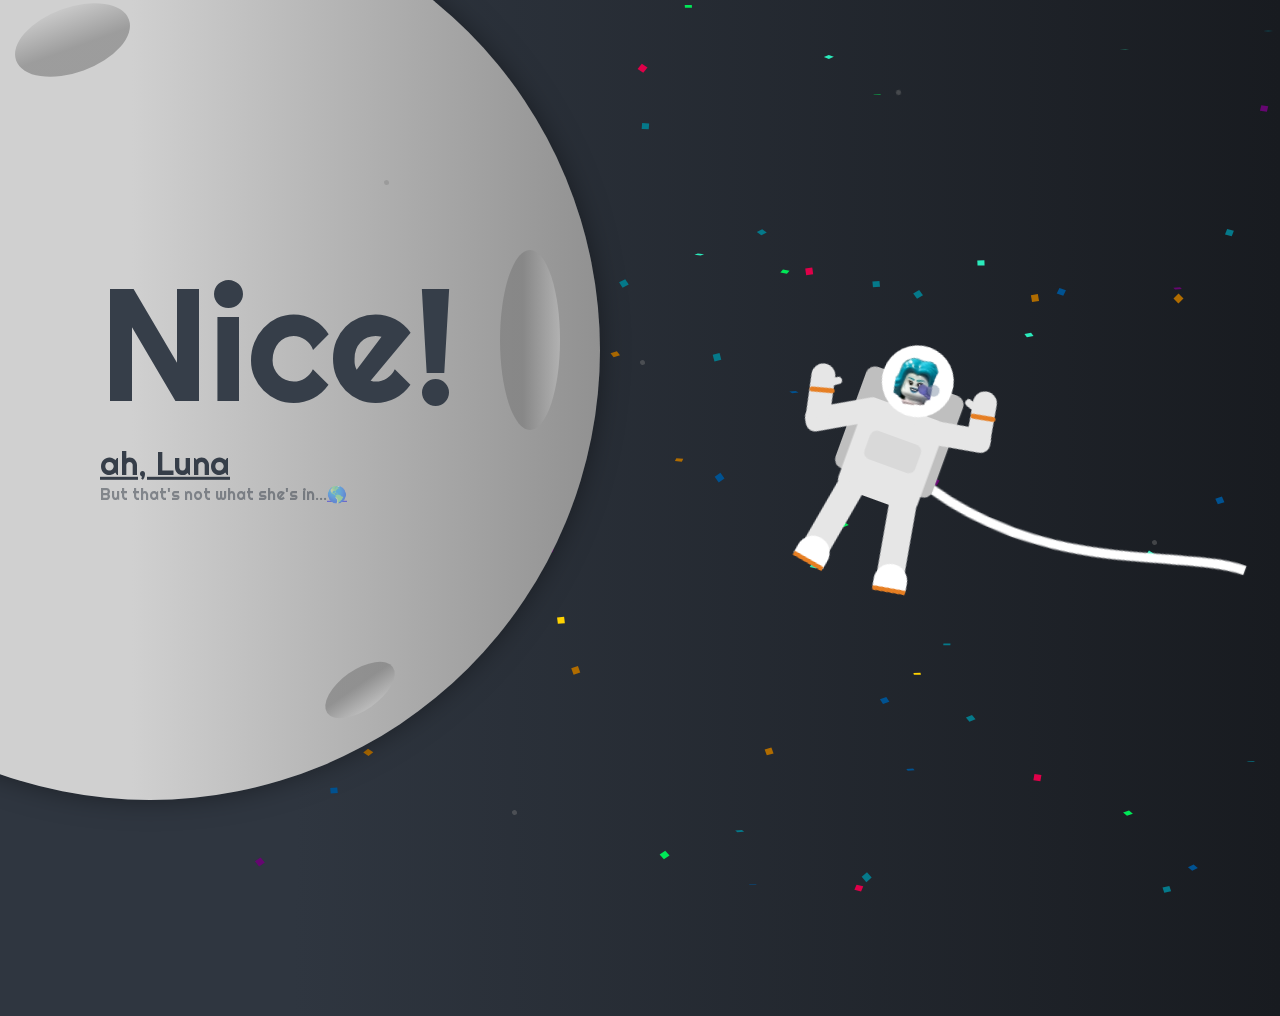
<file: astronaut.html>
<!DOCTYPE html>
<html lang="en" >
<head>
  <meta charset="UTF-8">
  <title>Escape</title>
  <link rel="icon" type="image/png"  href="media/wp_head.png">
  <link href="https://fonts.googleapis.com/css?family=Righteous&display=swap" rel="stylesheet"><link rel="stylesheet" href="./assets/css/astronaut.css">
  <link rel='stylesheet' href='https://fonts.googleapis.com/css?family=Varela+Round'><link rel="stylesheet" href="./assets/css/confetti.css">
</head>
<body>
  <canvas height='1' id='confetti' width='1'></canvas>
<!-- partial:index.partial.html -->
<div class="moon"></div>
<div class="moon__crater moon__crater1"></div>
<div class="moon__crater moon__crater2"></div>
<div class="moon__crater moon__crater3"></div>

<div class="star star1"></div>
<div class="star star2"></div>
<div class="star star3"></div>
<div class="star star4"></div>
<div class="star star5"></div>

<div class="error">
  <div class="error__title">Nice!</div>
  <div class="error__subtitle"><u>ah, Luna</u></div>
  <div class="error__description">But that's not what she's in...<a href="https://en.wikipedia.org/wiki/Earth#Etymology">🌎</a></div>
  <!--button class="error__button error__button--active">LOGIN</button>
  <button class="error__button">CONTACT</button-->
</div>

<div class="astronaut">
  <div class="astronaut__backpack"></div>
  <div class="astronaut__body"></div>
  <div class="astronaut__body__chest"></div>
  <div class="astronaut__arm-left1"></div>
  <div class="astronaut__arm-left2"></div>
  <div class="astronaut__arm-right1"></div>
  <div class="astronaut__arm-right2"></div>
  <div class="astronaut__arm-thumb-left"></div>
  <div class="astronaut__arm-thumb-right"></div>
  <div class="astronaut__leg-left"></div>
  <div class="astronaut__leg-right"></div>
  <div class="astronaut__foot-left"></div>
  <div class="astronaut__foot-right"></div>
  <div class="astronaut__wrist-left"></div>
  <div class="astronaut__wrist-right"></div>
  
  <div class="astronaut__cord">
    <canvas id="cord" height="500px" width="500px"></canvas>
  </div>
  
  <div class="astronaut__head">
    <img src="media/wp_head.png" width="60px" height="60px">
    <canvas id="visor" width="60px" height="60px"></canvas>
    <div class="astronaut__head-visor-flare1"></div>
    <div class="astronaut__head-visor-flare2"></div>
  </div>
</div>
<!-- partial -->
  <script  src="./assets/js/astronaut.js"></script>
  <script  src="./assets/js/confetti.js"></script>
</body>
</html>
</file>
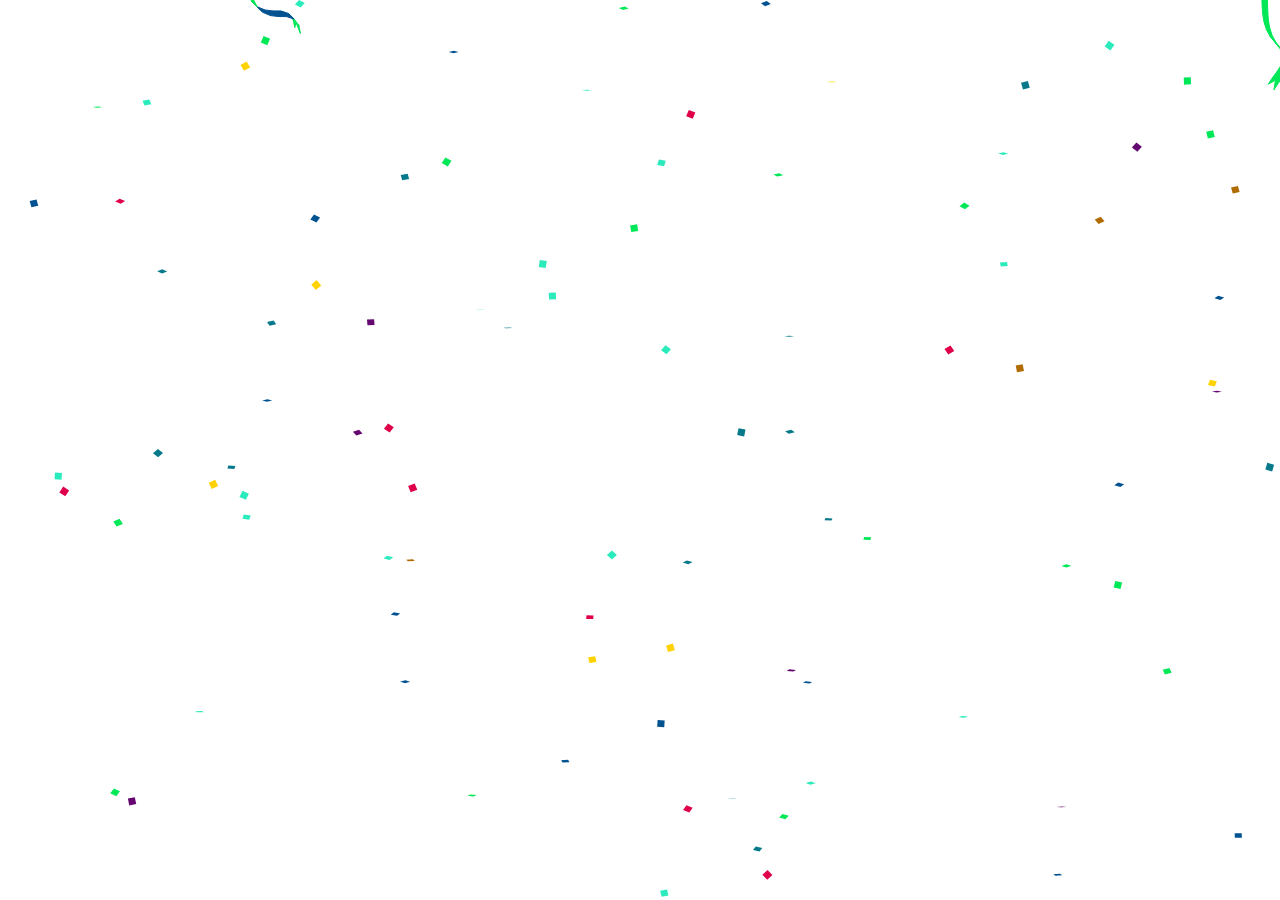
<file: confetti.html>
<!DOCTYPE html>
<html lang="en" >
<head>
  <meta charset="UTF-8">
  <title>CodePen - THE CONFETTI ANIMATION</title>
  
<link rel='stylesheet' href='https://fonts.googleapis.com/css?family=Varela+Round'><link rel="stylesheet" href="./assets/css/confetti.css">

</head>
<body>
<!-- partial:index.partial.html -->
<div id="ans" style= " position: absolute; top: 35%; left: 50%; transform: translate(-50%, -50%); display: none;"><font size="36">###</font></div>
<canvas height='1' id='confetti' width='1'></canvas>

<!-- partial -->
  <script  src="./assets/js/confetti.js"></script>

</body>
</html>
</file>
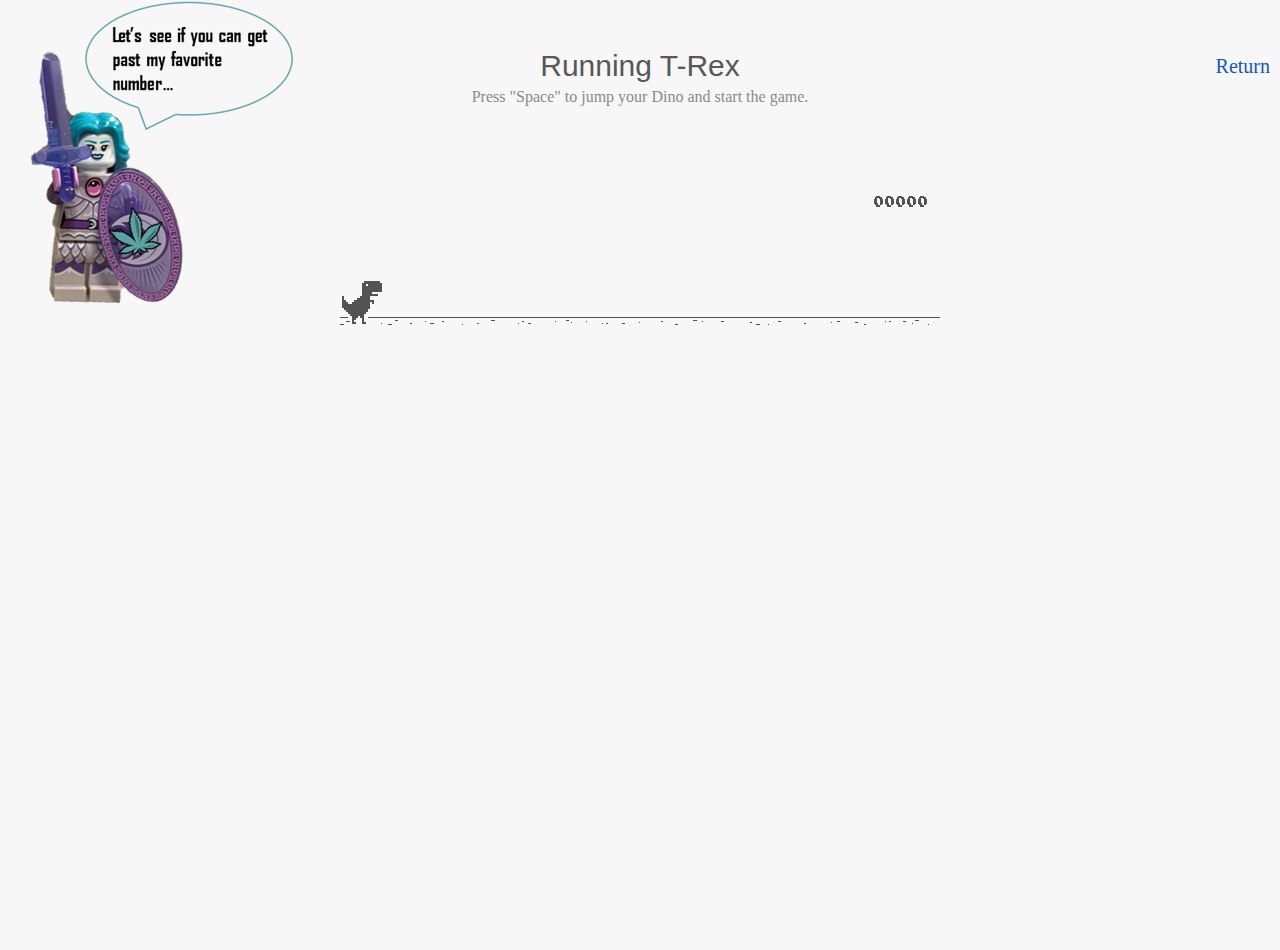
<file: dino.html>
<!DOCTYPE html> 
<html lang="en" >
<head>
  <meta charset="UTF-8">
  <title>Escape</title>
  <link rel="icon" type="image/png"  href="media/wp_head.png">
</head>
<body>
<!-- partial:index.partial.html -->
<html>

<head>
<title>Dino Game</title>

<script src="https://apis.google.com/js/platform.js" async defer></script>

	<!--script type="text/javascript" src="a.js"></script-->
	<script type="text/javascript">
	function hideClass(name) {
       var myClasses = document.querySelectorAll(name),
      i = 0,
      l = myClasses.length;

      for (i; i < l; i++) {
        myClasses[i].style.display = 'none';
      }
	}
    // Copyright (c) 2014 The Chromium Authors. All rights reserved.
    // Use of this source code is governed by a BSD-style license that can be
    // found in the LICENSE file.
    (function() {
    'use strict';
    /**
    * T-Rex runner.
    * @param {string} outerContainerId Outer containing element id.
    * @param {object} opt_config
    * @constructor
    * @export
    */
    function Runner(outerContainerId, opt_config) {
    // Singleton
    if (Runner.instance_) {
    return Runner.instance_;
    }
    Runner.instance_ = this;
    this.outerContainerEl = document.querySelector(outerContainerId);
    this.containerEl = null;
    this.detailsButton = this.outerContainerEl.querySelector('#details-button');
    this.config = opt_config || Runner.config;
    this.dimensions = Runner.defaultDimensions;
    this.canvas = null;
    this.canvasCtx = null;
    this.tRex = null;
    this.distanceMeter = null;
    this.distanceRan = 0;
    this.highestScore = 16800;
    this.time = 0;
    this.runningTime = 0;
    this.msPerFrame = 1000 / FPS;
    this.currentSpeed = this.config.SPEED;
    this.obstacles = [];
    this.started = false;
    this.activated = false;
    this.crashed = false;
    this.paused = false;
    this.resizeTimerId_ = null;
    this.playCount = 0;
    // Sound FX.
    this.audioBuffer = null;
    this.soundFx = {};
    // Global web audio context for playing sounds.
    this.audioContext = null;
    // Images.
    this.images = {};
    this.imagesLoaded = 0;
    this.loadImages();
    }
    window['Runner'] = Runner;
    /**
    * Default game width.
    * @const
    */
    var DEFAULT_WIDTH = 600;
    /**
    * Frames per second.
    * @const
    */
    var FPS = 60;
    /** @const */
    var IS_HIDPI = window.devicePixelRatio > 1;
    /** @const */
    var IS_IOS =
    window.navigator.userAgent.indexOf('UIWebViewForStaticFileContent') > -1;
    /** @const */
    var IS_MOBILE = window.navigator.userAgent.indexOf('Mobi') > -1 || IS_IOS;
    /** @const */
    var IS_TOUCH_ENABLED = 'ontouchstart' in window;
    /**
    * Default game configuration.
    * @enum {number}
    */
    Runner.config = {
    ACCELERATION: 0.001,
    BG_CLOUD_SPEED: 0.2,
    BOTTOM_PAD: 10,
    CLEAR_TIME: 3000,
    CLOUD_FREQUENCY: 0.5,
    GAMEOVER_CLEAR_TIME: 750,
    GAP_COEFFICIENT: 0.6,
    GRAVITY: 0.6,
    INITIAL_JUMP_VELOCITY: 12,
    MAX_CLOUDS: 6,
    MAX_OBSTACLE_LENGTH: 3,
    MAX_SPEED: 12,
    MIN_JUMP_HEIGHT: 35,
    MOBILE_SPEED_COEFFICIENT: 1.2,
    RESOURCE_TEMPLATE_ID: 'audio-resources',
    SPEED: 6,
    SPEED_DROP_COEFFICIENT: 3
    };
    /**
    * Default dimensions.
    * @enum {string}
    */
    Runner.defaultDimensions = {
    WIDTH: DEFAULT_WIDTH,
    HEIGHT: 150
    };
    /**
    * CSS class names.
    * @enum {string}
    */
    Runner.classes = {
    CANVAS: 'runner-canvas',
    CONTAINER: 'runner-container',
    CRASHED: 'crashed',
    ICON: 'icon-offline',
    TOUCH_CONTROLLER: 'controller'
    };
    /**
    * Image source urls.
    * @enum {array.<object>}
    */
    Runner.imageSources = {
    LDPI: [
    {name: 'CACTUS_LARGE', id: '1x-obstacle-large'},
    {name: 'CACTUS_SMALL', id: '1x-obstacle-small'},
    {name: 'CLOUD', id: '1x-cloud'},
    {name: 'HORIZON', id: '1x-horizon'},
    {name: 'RESTART', id: '1x-restart'},
    {name: 'TEXT_SPRITE', id: '1x-text'},
    {name: 'TREX', id: '1x-trex'}
    ],
    HDPI: [
    {name: 'CACTUS_LARGE', id: '2x-obstacle-large'},
    {name: 'CACTUS_SMALL', id: '2x-obstacle-small'},
    {name: 'CLOUD', id: '2x-cloud'},
    {name: 'HORIZON', id: '2x-horizon'},
    {name: 'RESTART', id: '2x-restart'},
    {name: 'TEXT_SPRITE', id: '2x-text'},
    {name: 'TREX', id: '2x-trex'}
    ]
    };
    /**
    * Sound FX. Reference to the ID of the audio tag on interstitial page.
    * @enum {string}
    */
    Runner.sounds = {
    BUTTON_PRESS: 'offline-sound-press',
    HIT: 'offline-sound-hit',
    SCORE: 'offline-sound-reached'
    };
    /**
    * Key code mapping.
    * @enum {object}
    */
    Runner.keycodes = {
    JUMP: {'38': 1, '32': 1}, // Up, spacebar
    DUCK: {'40': 1}, // Down
    RESTART: {'13': 1} // Enter
    };
    /**
    * Runner event names.
    * @enum {string}
    */
    Runner.events = {
    ANIM_END: 'webkitAnimationEnd',
    CLICK: 'click',
    KEYDOWN: 'keydown',
    KEYUP: 'keyup',
    MOUSEDOWN: 'mousedown',
    MOUSEUP: 'mouseup',
    RESIZE: 'resize',
    TOUCHEND: 'touchend',
    TOUCHSTART: 'touchstart',
    VISIBILITY: 'visibilitychange',
    BLUR: 'blur',
    FOCUS: 'focus',
    LOAD: 'load'
    };
    Runner.prototype = {
    /**
    * Setting individual settings for debugging.
    * @param {string} setting
    * @param {*} value
    */
    updateConfigSetting: function(setting, value) {
    if (setting in this.config && value != undefined) {
    this.config[setting] = value;
    switch (setting) {
    case 'GRAVITY':
    case 'MIN_JUMP_HEIGHT':
    case 'SPEED_DROP_COEFFICIENT':
    this.tRex.config[setting] = value;
    break;
    case 'INITIAL_JUMP_VELOCITY':
    this.tRex.setJumpVelocity(value);
    break;
    case 'SPEED':
    this.setSpeed(value);
    break;
    }
    }
    },
    /**
    * Load and cache the image assets from the page.
    */
    loadImages: function() {
    var imageSources = IS_HIDPI ? Runner.imageSources.HDPI :
    Runner.imageSources.LDPI;
    var numImages = imageSources.length;
    for (var i = numImages - 1; i >= 0; i--) {
    var imgSource = imageSources[i];
    this.images[imgSource.name] = document.getElementById(imgSource.id);
    }
    this.init();
    },
    /**
    * Load and decode base 64 encoded sounds.
    */
    loadSounds: function() {
    if (!IS_IOS) {
    this.audioContext = new AudioContext();
    var resourceTemplate =
    document.getElementById(this.config.RESOURCE_TEMPLATE_ID).content;
    for (var sound in Runner.sounds) {
    var soundSrc =
    resourceTemplate.getElementById(Runner.sounds[sound]).src;
    soundSrc = soundSrc.substr(soundSrc.indexOf(',') + 1);
    var buffer = decodeBase64ToArrayBuffer(soundSrc);
    // Async, so no guarantee of order in array.
    this.audioContext.decodeAudioData(buffer, function(index, audioData) {
    this.soundFx[index] = audioData;
    }.bind(this, sound));
    }
    }
    },
    /**
    * Sets the game speed. Adjust the speed accordingly if on a smaller screen.
    * @param {number} opt_speed
    */
    setSpeed: function(opt_speed) {
    var speed = opt_speed || this.currentSpeed;
    // Reduce the speed on smaller mobile screens.
    if (this.dimensions.WIDTH < DEFAULT_WIDTH) {
    var mobileSpeed = speed * this.dimensions.WIDTH / DEFAULT_WIDTH *
    this.config.MOBILE_SPEED_COEFFICIENT;
    this.currentSpeed = mobileSpeed > speed ? speed : mobileSpeed;
    } else if (opt_speed) {
    this.currentSpeed = opt_speed;
    }
    },
    /**
    * Game initialiser.
    */
    init: function() {
    // Hide the static icon.
    //document.querySelector('.' + Runner.classes.ICON).style.visibility = 'hidden';
    this.adjustDimensions();
    this.setSpeed();
    this.containerEl = document.createElement('div');
    this.containerEl.className = Runner.classes.CONTAINER;
    // Player canvas container.
    this.canvas = createCanvas(this.containerEl, this.dimensions.WIDTH,
    this.dimensions.HEIGHT, Runner.classes.PLAYER);
    this.canvasCtx = this.canvas.getContext('2d');
    this.canvasCtx.fillStyle = '#f7f7f7';
    this.canvasCtx.fill();
    Runner.updateCanvasScaling(this.canvas);
    // Horizon contains clouds, obstacles and the ground.
    this.horizon = new Horizon(this.canvas, this.images, this.dimensions,
    this.config.GAP_COEFFICIENT);
    // Distance meter
    this.distanceMeter = new DistanceMeter(this.canvas,
    this.images.TEXT_SPRITE, this.dimensions.WIDTH);
    // Draw t-rex
    this.tRex = new Trex(this.canvas, this.images.TREX);
    this.outerContainerEl.appendChild(this.containerEl);
    if (IS_MOBILE) {
    this.createTouchController();
    }
    this.startListening();
    this.update();
    window.addEventListener(Runner.events.RESIZE,
    this.debounceResize.bind(this));
    },
    /**
    * Create the touch controller. A div that covers whole screen.
    */
    createTouchController: function() {
    this.touchController = document.createElement('div');
    this.touchController.className = Runner.classes.TOUCH_CONTROLLER;
    },
    /**
    * Debounce the resize event.
    */
    debounceResize: function() {
    if (!this.resizeTimerId_) {
    this.resizeTimerId_ =
    setInterval(this.adjustDimensions.bind(this), 250);
    }
    },
    /**
    * Adjust game space dimensions on resize.
    */
    adjustDimensions: function() {
    clearInterval(this.resizeTimerId_);
    this.resizeTimerId_ = null;
    var boxStyles = window.getComputedStyle(this.outerContainerEl);
    var padding = Number(boxStyles.paddingLeft.substr(0,
    boxStyles.paddingLeft.length - 2));
    this.dimensions.WIDTH = this.outerContainerEl.offsetWidth - padding * 2;
    // Redraw the elements back onto the canvas.
    if (this.canvas) {
    this.canvas.width = this.dimensions.WIDTH;
    this.canvas.height = this.dimensions.HEIGHT;
    Runner.updateCanvasScaling(this.canvas);
    this.distanceMeter.calcXPos(this.dimensions.WIDTH);
    this.clearCanvas();
    this.horizon.update(0, 0, true);
    this.tRex.update(0);
    // Outer container and distance meter.
    if (this.activated || this.crashed) {
    this.containerEl.style.width = this.dimensions.WIDTH + 'px';
    this.containerEl.style.height = this.dimensions.HEIGHT + 'px';
    this.distanceMeter.update(0, Math.ceil(this.distanceRan));
    this.stop();
    } else {
    this.tRex.draw(0, 0);
    }
    // Game over panel.
    if (this.crashed && this.gameOverPanel) {
    this.gameOverPanel.updateDimensions(this.dimensions.WIDTH);
    this.gameOverPanel.draw();
    }
    }
    },
    /**
    * Play the game intro.
    * Canvas container width expands out to the full width.
    */
    playIntro: function() {
    if (!this.started && !this.crashed) {
    this.playingIntro = true;
    this.tRex.playingIntro = true;
    // CSS animation definition.
    var keyframes = '@-webkit-keyframes intro { ' +
    'from { width:' + Trex.config.WIDTH + 'px }' +
    'to { width: ' + this.dimensions.WIDTH + 'px }' +
    '}';
    document.styleSheets[0].insertRule(keyframes, 0);
    this.containerEl.addEventListener(Runner.events.ANIM_END,
    this.startGame.bind(this));
    this.containerEl.style.webkitAnimation = 'intro .4s ease-out 1 both';
    this.containerEl.style.width = this.dimensions.WIDTH + 'px';
    if (this.touchController) {
    this.outerContainerEl.appendChild(this.touchController);
    }
    this.activated = true;
    this.started = true;
    } else if (this.crashed) {
    this.restart();
    }
    },
    /**
    * Update the game status to started.
    */
    startGame: function() {
    this.runningTime = 0;
    this.playingIntro = false;
    this.tRex.playingIntro = false;
    this.containerEl.style.webkitAnimation = '';
    this.playCount++;
    // Handle tabbing off the page. Pause the current game.
    window.addEventListener(Runner.events.VISIBILITY,
    this.onVisibilityChange.bind(this));
    window.addEventListener(Runner.events.BLUR,
    this.onVisibilityChange.bind(this));
    window.addEventListener(Runner.events.FOCUS,
    this.onVisibilityChange.bind(this));
    },
    clearCanvas: function() {
    this.canvasCtx.clearRect(0, 0, this.dimensions.WIDTH,
    this.dimensions.HEIGHT);
    },
    /**
    * Update the game frame.
    */
    update: function() {
    this.drawPending = false;
    var now = getTimeStamp();
    var deltaTime = now - (this.time || now);
    this.time = now;
    if (this.activated) {
    this.clearCanvas();
    if (this.tRex.jumping) {
    this.tRex.updateJump(deltaTime, this.config);
    }
    this.runningTime += deltaTime;
    var hasObstacles = this.runningTime > this.config.CLEAR_TIME;
    // First jump triggers the intro.
    if (this.tRex.jumpCount == 1 && !this.playingIntro) {
    this.playIntro();
    }
    // The horizon doesn't move until the intro is over.
    if (this.playingIntro) {
    this.horizon.update(0, this.currentSpeed, hasObstacles);
    } else {
    deltaTime = !this.started ? 0 : deltaTime;
    this.horizon.update(deltaTime, this.currentSpeed, hasObstacles);
    }
    // Check for collisions.
    var collision = hasObstacles &&
    checkForCollision(this.horizon.obstacles[0], this.tRex);
    if (!collision) {
    this.distanceRan += this.currentSpeed * deltaTime / this.msPerFrame;
    if (this.currentSpeed < this.config.MAX_SPEED) {
    this.currentSpeed += this.config.ACCELERATION;
    }
    } else {
    this.gameOver();
    }
    if (this.distanceMeter.getActualDistance(this.distanceRan) >
    this.distanceMeter.maxScore) {
    this.distanceRan = 0;
    }
    var playAcheivementSound = this.distanceMeter.update(deltaTime,
    Math.ceil(this.distanceRan));
    if (playAcheivementSound) {
    this.playSound(this.soundFx.SCORE);
    }
    }
    if (!this.crashed) {
    this.tRex.update(deltaTime);
    this.raq();
    }
    },
    /**
    * Event handler.
    */
    handleEvent: function(e) {
    return (function(evtType, events) {
    switch (evtType) {
    case events.KEYDOWN:
    case events.TOUCHSTART:
    case events.MOUSEDOWN:
    this.onKeyDown(e);
    break;
    case events.KEYUP:
    case events.TOUCHEND:
    case events.MOUSEUP:
    this.onKeyUp(e);
    break;
    }
    }.bind(this))(e.type, Runner.events);
    },
    /**
    * Bind relevant key / mouse / touch listeners.
    */
    startListening: function() {
    // Keys.
    document.addEventListener(Runner.events.KEYDOWN, this);
    document.addEventListener(Runner.events.KEYUP, this);
    if (IS_MOBILE) {
    // Mobile only touch devices.
    this.touchController.addEventListener(Runner.events.TOUCHSTART, this);
    this.touchController.addEventListener(Runner.events.TOUCHEND, this);
    this.containerEl.addEventListener(Runner.events.TOUCHSTART, this);
    } else {
    // Mouse.
    document.addEventListener(Runner.events.MOUSEDOWN, this);
    document.addEventListener(Runner.events.MOUSEUP, this);
    }
    },
    /**
    * Remove all listeners.
    */
    stopListening: function() {
    document.removeEventListener(Runner.events.KEYDOWN, this);
    document.removeEventListener(Runner.events.KEYUP, this);
    if (IS_MOBILE) {
    this.touchController.removeEventListener(Runner.events.TOUCHSTART, this);
    this.touchController.removeEventListener(Runner.events.TOUCHEND, this);
    this.containerEl.removeEventListener(Runner.events.TOUCHSTART, this);
    } else {
    document.removeEventListener(Runner.events.MOUSEDOWN, this);
    document.removeEventListener(Runner.events.MOUSEUP, this);
    }
    },
    /**
    * Process keydown.
    * @param {Event} e
    */
    onKeyDown: function(e) {
    if (e.target != this.detailsButton) {
    if (!this.crashed && (Runner.keycodes.JUMP[String(e.keyCode)] ||
    e.type == Runner.events.TOUCHSTART)) {
    if (!this.activated) {
    this.loadSounds();
    this.activated = true;
    }
    if (!this.tRex.jumping) {
    this.playSound(this.soundFx.BUTTON_PRESS);
    this.tRex.startJump();
    }
    }
    if (this.crashed && e.type == Runner.events.TOUCHSTART &&
    e.currentTarget == this.containerEl) {
    this.restart();
    }
    }
    // Speed drop, activated only when jump key is not pressed.
    if (Runner.keycodes.DUCK[e.keyCode] && this.tRex.jumping) {
    e.preventDefault();
    this.tRex.setSpeedDrop();
    }
    },
    /**
    * Process key up.
    * @param {Event} e
    */
    onKeyUp: function(e) {
    var keyCode = String(e.keyCode);
    var isjumpKey = Runner.keycodes.JUMP[keyCode] ||
    e.type == Runner.events.TOUCHEND ||
    e.type == Runner.events.MOUSEDOWN;
    if (this.isRunning() && isjumpKey) {
    this.tRex.endJump();
    } else if (Runner.keycodes.DUCK[keyCode]) {
    this.tRex.speedDrop = false;
    } else if (this.crashed) {
    // Check that enough time has elapsed before allowing jump key to restart.
    var deltaTime = getTimeStamp() - this.time;
    if (Runner.keycodes.RESTART[keyCode] ||
    (e.type == Runner.events.MOUSEUP && e.target == this.canvas) ||
    (deltaTime >= this.config.GAMEOVER_CLEAR_TIME &&
    Runner.keycodes.JUMP[keyCode])) {
    this.restart();
    }
    } else if (this.paused && isjumpKey) {
    this.play();
    }
    },
    /**
    * RequestAnimationFrame wrapper.
    */
    raq: function() {
    if (!this.drawPending) {
    this.drawPending = true;
    this.raqId = requestAnimationFrame(this.update.bind(this));
    }
    },
    /**
    * Whether the game is running.
    * @return {boolean}
    */
    isRunning: function() {
    return !!this.raqId;
    },
    /**
    * Game over state.
    */
    gameOver: function() {
    this.playSound(this.soundFx.HIT);
    vibrate(200);
    this.stop();
    this.crashed = true;
    this.distanceMeter.acheivement = false;
    this.tRex.update(100, Trex.status.CRASHED);
    // Game over panel.
    if (!this.gameOverPanel) {
    this.gameOverPanel = new GameOverPanel(this.canvas,
    this.images.TEXT_SPRITE, this.images.RESTART,
    this.dimensions);
    } else {
    this.gameOverPanel.draw();
    }
    // Update the high score.
    if (this.distanceRan > this.highestScore) {
    this.highestScore = Math.ceil(this.distanceRan);
    this.distanceMeter.setHighScore(this.highestScore);
    document.getElementById("confetti").style.display = "inline";
    document.getElementById("ans").style.display = "inline";
    }
    console.log(this.distanceRan, this.highestScore)
    // Reset the time clock.
    this.time = getTimeStamp();
    },
    stop: function() {
    this.activated = false;
    this.paused = true;
    cancelAnimationFrame(this.raqId);
    this.raqId = 0;
    },
    play: function() {
    if (!this.crashed) {
    this.activated = true;
    this.paused = false;
    this.tRex.update(0, Trex.status.RUNNING);
    this.time = getTimeStamp();
    this.update();
    }
    },
    restart: function() {
    if (!this.raqId) {
    this.playCount++;
    this.runningTime = 0;
    this.activated = true;
    this.crashed = false;
    this.distanceRan = 0;
    this.setSpeed(this.config.SPEED);
    this.time = getTimeStamp();
    this.containerEl.classList.remove(Runner.classes.CRASHED);
    this.clearCanvas();
    this.distanceMeter.reset(this.highestScore);
    this.horizon.reset();
    this.tRex.reset();
    this.playSound(this.soundFx.BUTTON_PRESS);
    this.update();
    }
    },
    /**
    * Pause the game if the tab is not in focus.
    */
    onVisibilityChange: function(e) {
    if (document.hidden || document.webkitHidden || e.type == 'blur') {
    this.stop();
    } else {
    this.play();
    }
    },
    /**
    * Play a sound.
    * @param {SoundBuffer} soundBuffer
    */
    playSound: function(soundBuffer) {
    if (soundBuffer) {
    var sourceNode = this.audioContext.createBufferSource();
    sourceNode.buffer = soundBuffer;
    sourceNode.connect(this.audioContext.destination);
    sourceNode.start(0);
    }
    }
    };
    /**
    * Updates the canvas size taking into
    * account the backing store pixel ratio and
    * the device pixel ratio.
    *
    * See article by Paul Lewis:
    * https://www.html5rocks.com/en/tutorials/canvas/hidpi/
    *
    * @param {HTMLCanvasElement} canvas
    * @param {number} opt_width
    * @param {number} opt_height
    * @return {boolean} Whether the canvas was scaled.
    */
    Runner.updateCanvasScaling = function(canvas, opt_width, opt_height) {
    var context = canvas.getContext('2d');
    // Query the various pixel ratios
    var devicePixelRatio = Math.floor(window.devicePixelRatio) || 1;
    var backingStoreRatio = Math.floor(context.webkitBackingStorePixelRatio) || 1;
    var ratio = devicePixelRatio / backingStoreRatio;
    // Upscale the canvas if the two ratios don't match
    if (devicePixelRatio !== backingStoreRatio) {
    var oldWidth = opt_width || canvas.width;
    var oldHeight = opt_height || canvas.height;
    canvas.width = oldWidth * ratio;
    canvas.height = oldHeight * ratio;
    canvas.style.width = oldWidth + 'px';
    canvas.style.height = oldHeight + 'px';
    // Scale the context to counter the fact that we've manually scaled
    // our canvas element.
    context.scale(ratio, ratio);
    return true;
    }
    return false;
    };
    /**
    * Get random number.
    * @param {number} min
    * @param {number} max
    * @param {number}
    */
    function getRandomNum(min, max) {
    return Math.floor(Math.random() * (max - min + 1)) + min;
    }
    /**
    * Vibrate on mobile devices.
    * @param {number} duration Duration of the vibration in milliseconds.
    */
    function vibrate(duration) {
    if (IS_MOBILE && window.navigator.vibrate) {
    window.navigator.vibrate(duration);
    }
    }
    /**
    * Create canvas element.
    * @param {HTMLElement} container Element to append canvas to.
    * @param {number} width
    * @param {number} height
    * @param {string} opt_classname
    * @return {HTMLCanvasElement}
    */
    function createCanvas(container, width, height, opt_classname) {
    var canvas = document.createElement('canvas');
    canvas.className = opt_classname ? Runner.classes.CANVAS + ' ' +
    opt_classname : Runner.classes.CANVAS;
    canvas.width = width;
    canvas.height = height;
    container.appendChild(canvas);
    return canvas;
    }
    /**
    * Decodes the base 64 audio to ArrayBuffer used by Web Audio.
    * @param {string} base64String
    */
    function decodeBase64ToArrayBuffer(base64String) {
    var len = (base64String.length / 4) * 3;
    var str = atob(base64String);
    var arrayBuffer = new ArrayBuffer(len);
    var bytes = new Uint8Array(arrayBuffer);
    for (var i = 0; i < len; i++) {
    bytes[i] = str.charCodeAt(i);
    }
    return bytes.buffer;
    }
    /**
    * Return the current timestamp.
    * @return {number}
    */
    function getTimeStamp() {
    return IS_IOS ? new Date().getTime() : performance.now();
    }
    //******************************************************************************
    /**
    * Game over panel.
    * @param {!HTMLCanvasElement} canvas
    * @param {!HTMLImage} textSprite
    * @param {!HTMLImage} restartImg
    * @param {!Object} dimensions Canvas dimensions.
    * @constructor
    */
    function GameOverPanel(canvas, textSprite, restartImg, dimensions) {
    this.canvas = canvas;
    this.canvasCtx = canvas.getContext('2d');
    this.canvasDimensions = dimensions;
    this.textSprite = textSprite;
    this.restartImg = restartImg;
    this.draw();
    };
    /**
    * Dimensions used in the panel.
    * @enum {number}
    */
    GameOverPanel.dimensions = {
    TEXT_X: 0,
    TEXT_Y: 13,
    TEXT_WIDTH: 191,
    TEXT_HEIGHT: 11,
    RESTART_WIDTH: 36,
    RESTART_HEIGHT: 32
    };
    GameOverPanel.prototype = {
    /**
    * Update the panel dimensions.
    * @param {number} width New canvas width.
    * @param {number} opt_height Optional new canvas height.
    */
    updateDimensions: function(width, opt_height) {
    this.canvasDimensions.WIDTH = width;
    if (opt_height) {
    this.canvasDimensions.HEIGHT = opt_height;
    }
    },
    /**
    * Draw the panel.
    */
    draw: function() {
    var dimensions = GameOverPanel.dimensions;
    var centerX = this.canvasDimensions.WIDTH / 2;
    // Game over text.
    var textSourceX = dimensions.TEXT_X;
    var textSourceY = dimensions.TEXT_Y;
    var textSourceWidth = dimensions.TEXT_WIDTH;
    var textSourceHeight = dimensions.TEXT_HEIGHT;
    var textTargetX = Math.round(centerX - (dimensions.TEXT_WIDTH / 2));
    var textTargetY = Math.round((this.canvasDimensions.HEIGHT - 25) / 3);
    var textTargetWidth = dimensions.TEXT_WIDTH;
    var textTargetHeight = dimensions.TEXT_HEIGHT;
    var restartSourceWidth = dimensions.RESTART_WIDTH;
    var restartSourceHeight = dimensions.RESTART_HEIGHT;
    var restartTargetX = centerX - (dimensions.RESTART_WIDTH / 2);
    var restartTargetY = this.canvasDimensions.HEIGHT / 2;
    if (IS_HIDPI) {
    textSourceY *= 2;
    textSourceX *= 2;
    textSourceWidth *= 2;
    textSourceHeight *= 2;
    restartSourceWidth *= 2;
    restartSourceHeight *= 2;
    }
    // Game over text from sprite.
    this.canvasCtx.drawImage(this.textSprite,
    textSourceX, textSourceY, textSourceWidth, textSourceHeight,
    textTargetX, textTargetY, textTargetWidth, textTargetHeight);
    // Restart button.
    this.canvasCtx.drawImage(this.restartImg, 0, 0,
    restartSourceWidth, restartSourceHeight,
    restartTargetX, restartTargetY, dimensions.RESTART_WIDTH,
    dimensions.RESTART_HEIGHT);
    }
    };
    //******************************************************************************
    /**
    * Check for a collision.
    * @param {!Obstacle} obstacle
    * @param {!Trex} tRex T-rex object.
    * @param {HTMLCanvasContext} opt_canvasCtx Optional canvas context for drawing
    * collision boxes.
    * @return {Array.<CollisionBox>}
    */
    function checkForCollision(obstacle, tRex, opt_canvasCtx) {
    var obstacleBoxXPos = Runner.defaultDimensions.WIDTH + obstacle.xPos;
    // Adjustments are made to the bounding box as there is a 1 pixel white
    // border around the t-rex and obstacles.
    var tRexBox = new CollisionBox(
    tRex.xPos + 1,
    tRex.yPos + 1,
    tRex.config.WIDTH - 2,
    tRex.config.HEIGHT - 2);
    var obstacleBox = new CollisionBox(
    obstacle.xPos + 1,
    obstacle.yPos + 1,
    obstacle.typeConfig.width * obstacle.size - 2,
    obstacle.typeConfig.height - 2);
    // Debug outer box
    if (opt_canvasCtx) {
    drawCollisionBoxes(opt_canvasCtx, tRexBox, obstacleBox);
    }
    // Simple outer bounds check.
    if (boxCompare(tRexBox, obstacleBox)) {
    var collisionBoxes = obstacle.collisionBoxes;
    var tRexCollisionBoxes = Trex.collisionBoxes;
    // Detailed axis aligned box check.
    for (var t = 0; t < tRexCollisionBoxes.length; t++) {
    for (var i = 0; i < collisionBoxes.length; i++) {
    // Adjust the box to actual positions.
    var adjTrexBox =
    createAdjustedCollisionBox(tRexCollisionBoxes[t], tRexBox);
    var adjObstacleBox =
    createAdjustedCollisionBox(collisionBoxes[i], obstacleBox);
    var crashed = boxCompare(adjTrexBox, adjObstacleBox);
    // Draw boxes for debug.
    if (opt_canvasCtx) {
    drawCollisionBoxes(opt_canvasCtx, adjTrexBox, adjObstacleBox);
    }
    if (crashed) {
    return [adjTrexBox, adjObstacleBox];
    }
    }
    }
    }
    return false;
    };
    /**
    * Adjust the collision box.
    * @param {!CollisionBox} box The original box.
    * @param {!CollisionBox} adjustment Adjustment box.
    * @return {CollisionBox} The adjusted collision box object.
    */
    function createAdjustedCollisionBox(box, adjustment) {
    return new CollisionBox(
    box.x + adjustment.x,
    box.y + adjustment.y,
    box.width,
    box.height);
    };
    /**
    * Draw the collision boxes for debug.
    */
    function drawCollisionBoxes(canvasCtx, tRexBox, obstacleBox) {
    canvasCtx.save();
    canvasCtx.strokeStyle = '#f00';
    canvasCtx.strokeRect(tRexBox.x, tRexBox.y,
    tRexBox.width, tRexBox.height);
    canvasCtx.strokeStyle = '#0f0';
    canvasCtx.strokeRect(obstacleBox.x, obstacleBox.y,
    obstacleBox.width, obstacleBox.height);
    canvasCtx.restore();
    };
    /**
    * Compare two collision boxes for a collision.
    * @param {CollisionBox} tRexBox
    * @param {CollisionBox} obstacleBox
    * @return {boolean} Whether the boxes intersected.
    */
    function boxCompare(tRexBox, obstacleBox) {
    var crashed = false;
    var tRexBoxX = tRexBox.x;
    var tRexBoxY = tRexBox.y;
    var obstacleBoxX = obstacleBox.x;
    var obstacleBoxY = obstacleBox.y;
    // Axis-Aligned Bounding Box method.
    if (tRexBox.x < obstacleBoxX + obstacleBox.width &&
    tRexBox.x + tRexBox.width > obstacleBoxX &&
    tRexBox.y < obstacleBox.y + obstacleBox.height &&
    tRexBox.height + tRexBox.y > obstacleBox.y) {
    crashed = true;
    }
    return crashed;
    };
    //******************************************************************************
    /**
    * Collision box object.
    * @param {number} x X position.
    * @param {number} y Y Position.
    * @param {number} w Width.
    * @param {number} h Height.
    */
    function CollisionBox(x, y, w, h) {
    this.x = x;
    this.y = y;
    this.width = w;
    this.height = h;
    };
    //******************************************************************************
    /**
    * Obstacle.
    * @param {HTMLCanvasCtx} canvasCtx
    * @param {Obstacle.type} type
    * @param {image} obstacleImg Image sprite.
    * @param {Object} dimensions
    * @param {number} gapCoefficient Mutipler in determining the gap.
    * @param {number} speed
    */
    function Obstacle(canvasCtx, type, obstacleImg, dimensions,
    gapCoefficient, speed) {
    this.canvasCtx = canvasCtx;
    this.image = obstacleImg;
    this.typeConfig = type;
    this.gapCoefficient = gapCoefficient;
    this.size = getRandomNum(1, Obstacle.MAX_OBSTACLE_LENGTH);
    this.dimensions = dimensions;
    this.remove = false;
    this.xPos = 0;
    this.yPos = this.typeConfig.yPos;
    this.width = 0;
    this.collisionBoxes = [];
    this.gap = 0;
    this.init(speed);
    };
    /**
    * Coefficient for calculating the maximum gap.
    * @const
    */
    Obstacle.MAX_GAP_COEFFICIENT = 1.5;
    /**
    * Maximum obstacle grouping count.
    * @const
    */
    Obstacle.MAX_OBSTACLE_LENGTH = 3,
    Obstacle.prototype = {
    /**
    * Initialise the DOM for the obstacle.
    * @param {number} speed
    */
    init: function(speed) {
    this.cloneCollisionBoxes();
    // Only allow sizing if we're at the right speed.
    if (this.size > 1 && this.typeConfig.multipleSpeed > speed) {
    this.size = 1;
    }
    this.width = this.typeConfig.width * this.size;
    this.xPos = this.dimensions.WIDTH - this.width;
    this.draw();
    // Make collision box adjustments,
    // Central box is adjusted to the size as one box.
    // ____ ______ ________
    // _| |-| _| |-| _| |-|
    // | |<->| | | |<--->| | | |<----->| |
    // | | 1 | | | | 2 | | | | 3 | |
    // |_|___|_| |_|_____|_| |_|_______|_|
    //
    if (this.size > 1) {
    this.collisionBoxes[1].width = this.width - this.collisionBoxes[0].width -
    this.collisionBoxes[2].width;
    this.collisionBoxes[2].x = this.width - this.collisionBoxes[2].width;
    }
    this.gap = this.getGap(this.gapCoefficient, speed);
    },
    /**
    * Draw and crop based on size.
    */
    draw: function() {
    var sourceWidth = this.typeConfig.width;
    var sourceHeight = this.typeConfig.height;
    if (IS_HIDPI) {
    sourceWidth = sourceWidth * 2;
    sourceHeight = sourceHeight * 2;
    }
    // Sprite
    var sourceX = (sourceWidth * this.size) * (0.5 * (this.size - 1));
    this.canvasCtx.drawImage(this.image,
    sourceX, 0,
    sourceWidth * this.size, sourceHeight,
    this.xPos, this.yPos,
    this.typeConfig.width * this.size, this.typeConfig.height);
    },
    /**
    * Obstacle frame update.
    * @param {number} deltaTime
    * @param {number} speed
    */
    update: function(deltaTime, speed) {
    if (!this.remove) {
    this.xPos -= Math.floor((speed * FPS / 1000) * deltaTime);
    this.draw();
    if (!this.isVisible()) {
    this.remove = true;
    }
    }
    },
    /**
    * Calculate a random gap size.
    * - Minimum gap gets wider as speed increses
    * @param {number} gapCoefficient
    * @param {number} speed
    * @return {number} The gap size.
    */
    getGap: function(gapCoefficient, speed) {
    var minGap = Math.round(this.width * speed +
    this.typeConfig.minGap * gapCoefficient);
    var maxGap = Math.round(minGap * Obstacle.MAX_GAP_COEFFICIENT);
    return getRandomNum(minGap, maxGap);
    },
    /**
    * Check if obstacle is visible.
    * @return {boolean} Whether the obstacle is in the game area.
    */
    isVisible: function() {
    return this.xPos + this.width > 0;
    },
    /**
    * Make a copy of the collision boxes, since these will change based on
    * obstacle type and size.
    */
    cloneCollisionBoxes: function() {
    var collisionBoxes = this.typeConfig.collisionBoxes;
    for (var i = collisionBoxes.length - 1; i >= 0; i--) {
    this.collisionBoxes[i] = new CollisionBox(collisionBoxes[i].x,
    collisionBoxes[i].y, collisionBoxes[i].width,
    collisionBoxes[i].height);
    }
    }
    };
    /**
    * Obstacle definitions.
    * minGap: minimum pixel space betweeen obstacles.
    * multipleSpeed: Speed at which multiples are allowed.
    */
    Obstacle.types = [
    {
    type: 'CACTUS_SMALL',
    className: ' cactus cactus-small ',
    width: 17,
    height: 35,
    yPos: 105,
    multipleSpeed: 3,
    minGap: 120,
    collisionBoxes: [
    new CollisionBox(0, 7, 5, 27),
    new CollisionBox(4, 0, 6, 34),
    new CollisionBox(10, 4, 7, 14)
    ]
    },
    {
    type: 'CACTUS_LARGE',
    className: ' cactus cactus-large ',
    width: 25,
    height: 50,
    yPos: 90,
    multipleSpeed: 6,
    minGap: 120,
    collisionBoxes: [
    new CollisionBox(0, 12, 7, 38),
    new CollisionBox(8, 0, 7, 49),
    new CollisionBox(13, 10, 10, 38)
    ]
    }
    ];
    //******************************************************************************
    /**
    * T-rex game character.
    * @param {HTMLCanvas} canvas
    * @param {HTMLImage} image Character image.
    * @constructor
    */
    function Trex(canvas, image) {
    this.canvas = canvas;
    this.canvasCtx = canvas.getContext('2d');
    this.image = image;
    this.xPos = 0;
    this.yPos = 0;
    // Position when on the ground.
    this.groundYPos = 0;
    this.currentFrame = 0;
    this.currentAnimFrames = [];
    this.blinkDelay = 0;
    this.animStartTime = 0;
    this.timer = 0;
    this.msPerFrame = 1000 / FPS;
    this.config = Trex.config;
    // Current status.
    this.status = Trex.status.WAITING;
    this.jumping = false;
    this.jumpVelocity = 0;
    this.reachedMinHeight = false;
    this.speedDrop = false;
    this.jumpCount = 0;
    this.jumpspotX = 0;
    this.init();
    };
    /**
    * T-rex player config.
    * @enum {number}
    */
    Trex.config = {
    DROP_VELOCITY: -5,
    GRAVITY: 0.6,
    HEIGHT: 47,
    INIITAL_JUMP_VELOCITY: -10,
    INTRO_DURATION: 1500,
    MAX_JUMP_HEIGHT: 30,
    MIN_JUMP_HEIGHT: 30,
    SPEED_DROP_COEFFICIENT: 3,
    SPRITE_WIDTH: 262,
    START_X_POS: 50,
    WIDTH: 44
    };
    /**
    * Used in collision detection.
    * @type {Array.<CollisionBox>}
    */
    Trex.collisionBoxes = [
    new CollisionBox(1, -1, 30, 26),
    new CollisionBox(32, 0, 8, 16),
    new CollisionBox(10, 35, 14, 8),
    new CollisionBox(1, 24, 29, 5),
    new CollisionBox(5, 30, 21, 4),
    new CollisionBox(9, 34, 15, 4)
    ];
    /**
    * Animation states.
    * @enum {string}
    */
    Trex.status = {
    CRASHED: 'CRASHED',
    JUMPING: 'JUMPING',
    RUNNING: 'RUNNING',
    WAITING: 'WAITING'
    };
    /**
    * Blinking coefficient.
    * @const
    */
    Trex.BLINK_TIMING = 7000;
    /**
    * Animation config for different states.
    * @enum {object}
    */
    Trex.animFrames = {
    WAITING: {
    frames: [44, 0],
    msPerFrame: 1000 / 3
    },
    RUNNING: {
    frames: [88, 132],
    msPerFrame: 1000 / 12
    },
    CRASHED: {
    frames: [220],
    msPerFrame: 1000 / 60
    },
    JUMPING: {
    frames: [0],
    msPerFrame: 1000 / 60
    }
    };
    Trex.prototype = {
    /**
    * T-rex player initaliser.
    * Sets the t-rex to blink at random intervals.
    */
    init: function() {
    this.blinkDelay = this.setBlinkDelay();
    this.groundYPos = Runner.defaultDimensions.HEIGHT - this.config.HEIGHT -
    Runner.config.BOTTOM_PAD;
    this.yPos = this.groundYPos;
    this.minJumpHeight = this.groundYPos - this.config.MIN_JUMP_HEIGHT;
    this.draw(0, 0);
    this.update(0, Trex.status.WAITING);
    },
    /**
    * Setter for the jump velocity.
    * The approriate drop velocity is also set.
    */
    setJumpVelocity: function(setting) {
    this.config.INIITAL_JUMP_VELOCITY = -setting;
    this.config.DROP_VELOCITY = -setting / 2;
    },
    /**
    * Set the animation status.
    * @param {!number} deltaTime
    * @param {Trex.status} status Optional status to switch to.
    */
    update: function(deltaTime, opt_status) {
    this.timer += deltaTime;
    // Update the status.
    if (opt_status) {
    this.status = opt_status;
    this.currentFrame = 0;
    this.msPerFrame = Trex.animFrames[opt_status].msPerFrame;
    this.currentAnimFrames = Trex.animFrames[opt_status].frames;
    if (opt_status == Trex.status.WAITING) {
    this.animStartTime = getTimeStamp();
    this.setBlinkDelay();
    }
    }
    // Game intro animation, T-rex moves in from the left.
    if (this.playingIntro && this.xPos < this.config.START_X_POS) {
    this.xPos += Math.round((this.config.START_X_POS /
    this.config.INTRO_DURATION) * deltaTime);
    }
    if (this.status == Trex.status.WAITING) {
    this.blink(getTimeStamp());
    } else {
    this.draw(this.currentAnimFrames[this.currentFrame], 0);
    }
    // Update the frame position.
    if (this.timer >= this.msPerFrame) {
    this.currentFrame = this.currentFrame ==
    this.currentAnimFrames.length - 1 ? 0 : this.currentFrame + 1;
    this.timer = 0;
    }
    },
    /**
    * Draw the t-rex to a particular position.
    * @param {number} x
    * @param {number} y
    */
    draw: function(x, y) {
    var sourceX = x;
    var sourceY = y;
    var sourceWidth = this.config.WIDTH;
    var sourceHeight = this.config.HEIGHT;
    if (IS_HIDPI) {
    sourceX *= 2;
    sourceY *= 2;
    sourceWidth *= 2;
    sourceHeight *= 2;
    }
    this.canvasCtx.drawImage(this.image, sourceX, sourceY,
    sourceWidth, sourceHeight,
    this.xPos, this.yPos,
    this.config.WIDTH, this.config.HEIGHT);
    },
    /**
    * Sets a random time for the blink to happen.
    */
    setBlinkDelay: function() {
    this.blinkDelay = Math.ceil(Math.random() * Trex.BLINK_TIMING);
    },
    /**
    * Make t-rex blink at random intervals.
    * @param {number} time Current time in milliseconds.
    */
    blink: function(time) {
    var deltaTime = time - this.animStartTime;
    if (deltaTime >= this.blinkDelay) {
    this.draw(this.currentAnimFrames[this.currentFrame], 0);
    if (this.currentFrame == 1) {
    // Set new random delay to blink.
    this.setBlinkDelay();
    this.animStartTime = time;
    }
    }
    },
    /**
    * Initialise a jump.
    */
    startJump: function() {
    if (!this.jumping) {
    this.update(0, Trex.status.JUMPING);
    this.jumpVelocity = this.config.INIITAL_JUMP_VELOCITY;
    this.jumping = true;
    this.reachedMinHeight = false;
    this.speedDrop = false;
    }
    },
    /**
    * Jump is complete, falling down.
    */
    endJump: function() {
    if (this.reachedMinHeight &&
    this.jumpVelocity < this.config.DROP_VELOCITY) {
    this.jumpVelocity = this.config.DROP_VELOCITY;
    }
    },
    /**
    * Update frame for a jump.
    * @param {number} deltaTime
    */
    updateJump: function(deltaTime) {
    var msPerFrame = Trex.animFrames[this.status].msPerFrame;
    var framesElapsed = deltaTime / msPerFrame;
    // Speed drop makes Trex fall faster.
    if (this.speedDrop) {
    this.yPos += Math.round(this.jumpVelocity *
    this.config.SPEED_DROP_COEFFICIENT * framesElapsed);
    } else {
    this.yPos += Math.round(this.jumpVelocity * framesElapsed);
    }
    this.jumpVelocity += this.config.GRAVITY * framesElapsed;
    // Minimum height has been reached.
    if (this.yPos < this.minJumpHeight || this.speedDrop) {
    this.reachedMinHeight = true;
    }
    // Reached max height
    if (this.yPos < this.config.MAX_JUMP_HEIGHT || this.speedDrop) {
    this.endJump();
    }
    // Back down at ground level. Jump completed.
    if (this.yPos > this.groundYPos) {
    this.reset();
    this.jumpCount++;
    }
    this.update(deltaTime);
    },
    /**
    * Set the speed drop. Immediately cancels the current jump.
    */
    setSpeedDrop: function() {
    this.speedDrop = true;
    this.jumpVelocity = 1;
    },
    /**
    * Reset the t-rex to running at start of game.
    */
    reset: function() {
    this.yPos = this.groundYPos;
    this.jumpVelocity = 0;
    this.jumping = false;
    this.update(0, Trex.status.RUNNING);
    this.midair = false;
    this.speedDrop = false;
    this.jumpCount = 0;
    }
    };
    //******************************************************************************
    /**
    * Handles displaying the distance meter.
    * @param {!HTMLCanvasElement} canvas
    * @param {!HTMLImage} spriteSheet Image sprite.
    * @param {number} canvasWidth
    * @constructor
    */
    function DistanceMeter(canvas, spriteSheet, canvasWidth) {
    this.canvas = canvas;
    this.canvasCtx = canvas.getContext('2d');
    this.image = spriteSheet;
    this.x = 0;
    this.y = 5;
    this.currentDistance = 0;
    this.maxScore = 0;
    this.highScore = 0;
    this.container = null;
    this.digits = [];
    this.acheivement = false;
    this.defaultString = '';
    this.flashTimer = 0;
    this.flashIterations = 0;
    this.config = DistanceMeter.config;
    this.init(canvasWidth);
    };
    /**
    * @enum {number}
    */
    DistanceMeter.dimensions = {
    WIDTH: 10,
    HEIGHT: 13,
    DEST_WIDTH: 11
    };
    /**
    * Y positioning of the digits in the sprite sheet.
    * X position is always 0.
    * @type {array.<number>}
    */
    DistanceMeter.yPos = [0, 13, 27, 40, 53, 67, 80, 93, 107, 120];
    /**
    * Distance meter config.
    * @enum {number}
    */
    DistanceMeter.config = {
    // Number of digits.
    MAX_DISTANCE_UNITS: 5,
    // Distance that causes achievement animation.
    ACHIEVEMENT_DISTANCE: 100,
    // Used for conversion from pixel distance to a scaled unit.
    COEFFICIENT: 0.025,
    // Flash duration in milliseconds.
    FLASH_DURATION: 1000 / 4,
    // Flash iterations for achievement animation.
    FLASH_ITERATIONS: 3
    };
    DistanceMeter.prototype = {
    /**
    * Initialise the distance meter to '00000'.
    * @param {number} width Canvas width in px.
    */
    init: function(width) {
    var maxDistanceStr = '';
    this.calcXPos(width);
    this.maxScore = this.config.MAX_DISTANCE_UNITS;
    for (var i = 0; i < this.config.MAX_DISTANCE_UNITS; i++) {
    this.draw(i, 0);
    this.defaultString += '0';
    maxDistanceStr += '9';
    }
    this.maxScore = parseInt(maxDistanceStr);
    },
    /**
    * Calculate the xPos in the canvas.
    * @param {number} canvasWidth
    */
    calcXPos: function(canvasWidth) {
    this.x = canvasWidth - (DistanceMeter.dimensions.DEST_WIDTH *
    (this.config.MAX_DISTANCE_UNITS + 1));
    },
    /**
    * Draw a digit to canvas.
    * @param {number} digitPos Position of the digit.
    * @param {number} value Digit value 0-9.
    * @param {boolean} opt_highScore Whether drawing the high score.
    */
    draw: function(digitPos, value, opt_highScore) {
    var sourceWidth = DistanceMeter.dimensions.WIDTH;
    var sourceHeight = DistanceMeter.dimensions.HEIGHT;
    var sourceX = DistanceMeter.dimensions.WIDTH * value;
    var targetX = digitPos * DistanceMeter.dimensions.DEST_WIDTH;
    var targetY = this.y;
    var targetWidth = DistanceMeter.dimensions.WIDTH;
    var targetHeight = DistanceMeter.dimensions.HEIGHT;
    // For high DPI we 2x source values.
    if (IS_HIDPI) {
    sourceWidth *= 2;
    sourceHeight *= 2;
    sourceX *= 2;
    }
    this.canvasCtx.save();
    if (opt_highScore) {
    // Left of the current score.
    var highScoreX = this.x - (this.config.MAX_DISTANCE_UNITS * 2) *
    DistanceMeter.dimensions.WIDTH;
    this.canvasCtx.translate(highScoreX, this.y);
    } else {
    this.canvasCtx.translate(this.x, this.y);
    }
    this.canvasCtx.drawImage(this.image, sourceX, 0,
    sourceWidth, sourceHeight,
    targetX, targetY,
    targetWidth, targetHeight
    );
    this.canvasCtx.restore();
    },
    /**
    * Covert pixel distance to a 'real' distance.
    * @param {number} distance Pixel distance ran.
    * @return {number} The 'real' distance ran.
    */
    getActualDistance: function(distance) {
    return distance ?
    Math.round(distance * this.config.COEFFICIENT) : 0;
    },
    /**
    * Update the distance meter.
    * @param {number} deltaTime
    * @param {number} distance
    * @return {boolean} Whether the acheivement sound fx should be played.
    */
    update: function(deltaTime, distance) {
    var paint = true;
    var playSound = false;
    if (!this.acheivement) {
    distance = this.getActualDistance(distance);
    if (distance > 0) {
    // Acheivement unlocked
    if (distance % this.config.ACHIEVEMENT_DISTANCE == 0) {
    // Flash score and play sound.
    this.acheivement = true;
    this.flashTimer = 0;
    playSound = true;
    }
    // Create a string representation of the distance with leading 0.
    var distanceStr = (this.defaultString +
    distance).substr(-this.config.MAX_DISTANCE_UNITS);
    this.digits = distanceStr.split('');
    } else {
    this.digits = this.defaultString.split('');
    }
    } else {
    // Control flashing of the score on reaching acheivement.
    if (this.flashIterations <= this.config.FLASH_ITERATIONS) {
    this.flashTimer += deltaTime;
    if (this.flashTimer < this.config.FLASH_DURATION) {
    paint = false;
    } else if (this.flashTimer >
    this.config.FLASH_DURATION * 2) {
    this.flashTimer = 0;
    this.flashIterations++;
    }
    } else {
    this.acheivement = false;
    this.flashIterations = 0;
    this.flashTimer = 0;
    }
    }
    // Draw the digits if not flashing.
    if (paint) {
    for (var i = this.digits.length - 1; i >= 0; i--) {
    this.draw(i, parseInt(this.digits[i]));
    }
    }
    this.drawHighScore();
    return playSound;
    },
    /**
    * Draw the high score.
    */
    drawHighScore: function() {
    this.canvasCtx.save();
    this.canvasCtx.globalAlpha = .8;
    for (var i = this.highScore.length - 1; i >= 0; i--) {
    this.draw(i, parseInt(this.highScore[i], 10), true);
    }
    this.canvasCtx.restore();
    },
    /**
    * Set the highscore as a array string.
    * Position of char in the sprite: H - 10, I - 11.
    * @param {number} distance Distance ran in pixels.
    */
    setHighScore: function(distance) {
    distance = this.getActualDistance(distance);
    var highScoreStr = (this.defaultString +
    distance).substr(-this.config.MAX_DISTANCE_UNITS);
    this.highScore = ['10', '11', ''].concat(highScoreStr.split(''));
    },
    /**
    * Reset the distance meter back to '00000'.
    */
    reset: function() {
    this.update(0);
    this.acheivement = false;
    }
    };
    //******************************************************************************
    /**
    * Cloud background item.
    * Similar to an obstacle object but without collision boxes.
    * @param {HTMLCanvasElement} canvas Canvas element.
    * @param {Image} cloudImg
    * @param {number} containerWidth
    */
    function Cloud(canvas, cloudImg, containerWidth) {
    this.canvas = canvas;
    this.canvasCtx = this.canvas.getContext('2d');
    this.image = cloudImg;
    this.containerWidth = containerWidth;
    this.xPos = containerWidth;
    this.yPos = 0;
    this.remove = false;
    this.cloudGap = getRandomNum(Cloud.config.MIN_CLOUD_GAP,
    Cloud.config.MAX_CLOUD_GAP);
    this.init();
    };
    /**
    * Cloud object config.
    * @enum {number}
    */
    Cloud.config = {
    HEIGHT: 14,
    MAX_CLOUD_GAP: 400,
    MAX_SKY_LEVEL: 30,
    MIN_CLOUD_GAP: 100,
    MIN_SKY_LEVEL: 71,
    WIDTH: 46
    };
    Cloud.prototype = {
    /**
    * Initialise the cloud. Sets the Cloud height.
    */
    init: function() {
    this.yPos = getRandomNum(Cloud.config.MAX_SKY_LEVEL,
    Cloud.config.MIN_SKY_LEVEL);
    this.draw();
    },
    /**
    * Draw the cloud.
    */
    draw: function() {
    this.canvasCtx.save();
    var sourceWidth = Cloud.config.WIDTH;
    var sourceHeight = Cloud.config.HEIGHT;
    if (IS_HIDPI) {
    sourceWidth = sourceWidth * 2;
    sourceHeight = sourceHeight * 2;
    }
    this.canvasCtx.drawImage(this.image, 0, 0,
    sourceWidth, sourceHeight,
    this.xPos, this.yPos,
    Cloud.config.WIDTH, Cloud.config.HEIGHT);
    this.canvasCtx.restore();
    },
    /**
    * Update the cloud position.
    * @param {number} speed
    */
    update: function(speed) {
    if (!this.remove) {
    this.xPos -= Math.ceil(speed);
    this.draw();
    // Mark as removeable if no longer in the canvas.
    if (!this.isVisible()) {
    this.remove = true;
    }
    }
    },
    /**
    * Check if the cloud is visible on the stage.
    * @return {boolean}
    */
    isVisible: function() {
    return this.xPos + Cloud.config.WIDTH > 0;
    }
    };
    //******************************************************************************
    /**
    * Horizon Line.
    * Consists of two connecting lines. Randomly assigns a flat / bumpy horizon.
    * @param {HTMLCanvasElement} canvas
    * @param {HTMLImage} bgImg Horizon line sprite.
    * @constructor
    */
    function HorizonLine(canvas, bgImg) {
    this.image = bgImg;
    this.canvas = canvas;
    this.canvasCtx = canvas.getContext('2d');
    this.sourceDimensions = {};
    this.dimensions = HorizonLine.dimensions;
    this.sourceXPos = [0, this.dimensions.WIDTH];
    this.xPos = [];
    this.yPos = 0;
    this.bumpThreshold = 0.5;
    this.setSourceDimensions();
    this.draw();
    };
    /**
    * Horizon line dimensions.
    * @enum {number}
    */
    HorizonLine.dimensions = {
    WIDTH: 600,
    HEIGHT: 12,
    YPOS: 127
    };
    HorizonLine.prototype = {
    /**
    * Set the source dimensions of the horizon line.
    */
    setSourceDimensions: function() {
    for (var dimension in HorizonLine.dimensions) {
    if (IS_HIDPI) {
    if (dimension != 'YPOS') {
    this.sourceDimensions[dimension] =
    HorizonLine.dimensions[dimension] * 2;
    }
    } else {
    this.sourceDimensions[dimension] =
    HorizonLine.dimensions[dimension];
    }
    this.dimensions[dimension] = HorizonLine.dimensions[dimension];
    }
    this.xPos = [0, HorizonLine.dimensions.WIDTH];
    this.yPos = HorizonLine.dimensions.YPOS;
    },
    /**
    * Return the crop x position of a type.
    */
    getRandomType: function() {
    return Math.random() > this.bumpThreshold ? this.dimensions.WIDTH : 0;
    },
    /**
    * Draw the horizon line.
    */
    draw: function() {
    this.canvasCtx.drawImage(this.image, this.sourceXPos[0], 0,
    this.sourceDimensions.WIDTH, this.sourceDimensions.HEIGHT,
    this.xPos[0], this.yPos,
    this.dimensions.WIDTH, this.dimensions.HEIGHT);
    this.canvasCtx.drawImage(this.image, this.sourceXPos[1], 0,
    this.sourceDimensions.WIDTH, this.sourceDimensions.HEIGHT,
    this.xPos[1], this.yPos,
    this.dimensions.WIDTH, this.dimensions.HEIGHT);
    },
    /**
    * Update the x position of an indivdual piece of the line.
    * @param {number} pos Line position.
    * @param {number} increment
    */
    updateXPos: function(pos, increment) {
    var line1 = pos;
    var line2 = pos == 0 ? 1 : 0;
    this.xPos[line1] -= increment;
    this.xPos[line2] = this.xPos[line1] + this.dimensions.WIDTH;
    if (this.xPos[line1] <= -this.dimensions.WIDTH) {
    this.xPos[line1] += this.dimensions.WIDTH * 2;
    this.xPos[line2] = this.xPos[line1] - this.dimensions.WIDTH;
    this.sourceXPos[line1] = this.getRandomType();
    }
    },
    /**
    * Update the horizon line.
    * @param {number} deltaTime
    * @param {number} speed
    */
    update: function(deltaTime, speed) {
    var increment = Math.floor(speed * (FPS / 1000) * deltaTime);
    if (this.xPos[0] <= 0) {
    this.updateXPos(0, increment);
    } else {
    this.updateXPos(1, increment);
    }
    this.draw();
    },
    /**
    * Reset horizon to the starting position.
    */
    reset: function() {
    this.xPos[0] = 0;
    this.xPos[1] = HorizonLine.dimensions.WIDTH;
    }
    };
    //******************************************************************************
    /**
    * Horizon background class.
    * @param {HTMLCanvasElement} canvas
    * @param {Array.<HTMLImageElement>} images
    * @param {object} dimensions Canvas dimensions.
    * @param {number} gapCoefficient
    * @constructor
    */
    function Horizon(canvas, images, dimensions, gapCoefficient) {
    this.canvas = canvas;
    this.canvasCtx = this.canvas.getContext('2d');
    this.config = Horizon.config;
    this.dimensions = dimensions;
    this.gapCoefficient = gapCoefficient;
    this.obstacles = [];
    this.horizonOffsets = [0, 0];
    this.cloudFrequency = this.config.CLOUD_FREQUENCY;
    // Cloud
    this.clouds = [];
    this.cloudImg = images.CLOUD;
    this.cloudSpeed = this.config.BG_CLOUD_SPEED;
    // Horizon
    this.horizonImg = images.HORIZON;
    this.horizonLine = null;
    // Obstacles
    this.obstacleImgs = {
    CACTUS_SMALL: images.CACTUS_SMALL,
    CACTUS_LARGE: images.CACTUS_LARGE
    };
    this.init();
    };
    /**
    * Horizon config.
    * @enum {number}
    */
    Horizon.config = {
    BG_CLOUD_SPEED: 0.2,
    BUMPY_THRESHOLD: .3,
    CLOUD_FREQUENCY: .5,
    HORIZON_HEIGHT: 16,
    MAX_CLOUDS: 6
    };
    Horizon.prototype = {
    /**
    * Initialise the horizon. Just add the line and a cloud. No obstacles.
    */
    init: function() {
    this.addCloud();
    this.horizonLine = new HorizonLine(this.canvas, this.horizonImg);
    },
    /**
    * @param {number} deltaTime
    * @param {number} currentSpeed
    * @param {boolean} updateObstacles Used as an override to prevent
    * the obstacles from being updated / added. This happens in the
    * ease in section.
    */
    update: function(deltaTime, currentSpeed, updateObstacles) {
    this.runningTime += deltaTime;
    this.horizonLine.update(deltaTime, currentSpeed);
    this.updateClouds(deltaTime, currentSpeed);
    if (updateObstacles) {
    this.updateObstacles(deltaTime, currentSpeed);
    }
    },
    /**
    * Update the cloud positions.
    * @param {number} deltaTime
    * @param {number} currentSpeed
    */
    updateClouds: function(deltaTime, speed) {
    var cloudSpeed = this.cloudSpeed / 1000 * deltaTime * speed;
    var numClouds = this.clouds.length;
    if (numClouds) {
    for (var i = numClouds - 1; i >= 0; i--) {
    this.clouds[i].update(cloudSpeed);
    }
    var lastCloud = this.clouds[numClouds - 1];
    // Check for adding a new cloud.
    if (numClouds < this.config.MAX_CLOUDS &&
    (this.dimensions.WIDTH - lastCloud.xPos) > lastCloud.cloudGap &&
    this.cloudFrequency > Math.random()) {
    this.addCloud();
    }
    // Remove expired clouds.
    this.clouds = this.clouds.filter(function(obj) {
    return !obj.remove;
    });
    }
    },
    /**
    * Update the obstacle positions.
    * @param {number} deltaTime
    * @param {number} currentSpeed
    */
    updateObstacles: function(deltaTime, currentSpeed) {
    // Obstacles, move to Horizon layer.
    var updatedObstacles = this.obstacles.slice(0);
    for (var i = 0; i < this.obstacles.length; i++) {
    var obstacle = this.obstacles[i];
    obstacle.update(deltaTime, currentSpeed);
    // Clean up existing obstacles.
    if (obstacle.remove) {
    updatedObstacles.shift();
    }
    }
    this.obstacles = updatedObstacles;
    if (this.obstacles.length > 0) {
    var lastObstacle = this.obstacles[this.obstacles.length - 1];
    if (lastObstacle && !lastObstacle.followingObstacleCreated &&
    lastObstacle.isVisible() &&
    (lastObstacle.xPos + lastObstacle.width + lastObstacle.gap) <
    this.dimensions.WIDTH) {
    this.addNewObstacle(currentSpeed);
    lastObstacle.followingObstacleCreated = true;
    }
    } else {
    // Create new obstacles.
    this.addNewObstacle(currentSpeed);
    }
    },
    /**
    * Add a new obstacle.
    * @param {number} currentSpeed
    */
    addNewObstacle: function(currentSpeed) {
    var obstacleTypeIndex =
    getRandomNum(0, Obstacle.types.length - 1);
    var obstacleType = Obstacle.types[obstacleTypeIndex];
    var obstacleImg = this.obstacleImgs[obstacleType.type];
    this.obstacles.push(new Obstacle(this.canvasCtx, obstacleType,
    obstacleImg, this.dimensions, this.gapCoefficient, currentSpeed));
    },
    /**
    * Reset the horizon layer.
    * Remove existing obstacles and reposition the horizon line.
    */
    reset: function() {
    this.obstacles = [];
    this.horizonLine.reset();
    },
    /**
    * Update the canvas width and scaling.
    * @param {number} width Canvas width.
    * @param {number} height Canvas height.
    */
    resize: function(width, height) {
    this.canvas.width = width;
    this.canvas.height = height;
    },
    /**
    * Add a new cloud to the horizon.
    */
    addCloud: function() {
    this.clouds.push(new Cloud(this.canvas, this.cloudImg,
    this.dimensions.WIDTH));
    }
    };
    })();


	</script>


	<style>/* Copyright 2014 The Chromium Authors. All rights reserved.
   Use of this source code is governed by a BSD-style license that can be
   found in the LICENSE file. */

a {
  color: #585858;
}

body {
  background-color: #f7f7f7;
  color: #585858;
  font-size: 125%;
}

body.safe-browsing {
  background-color: rgb(206, 52, 38);
  color: white;
}

button {
  background: rgb(76, 142, 250);
  border: 0;
  border-radius: 2px;
  box-sizing: border-box;
  color: #fff;
  cursor: pointer;
  float: right;
  font-size: .875em;
  height: 36px;
  margin: -6px 0 0;
  padding: 8px 24px;
  transition: box-shadow 200ms cubic-bezier(0.4, 0, 0.2, 1);
}

[dir='rtl'] button {
  float: left;
}

button:active {
  background: rgb(50, 102, 213);
  outline: 0;
}

button:hover {
  box-shadow: 0 1px 3px rgba(0, 0, 0, .50);
}

.debugging-content {
  line-height: 1em;
  margin-bottom: 0;
  margin-top: 0;
}

.debugging-title {
  font-weight: bold;
}

#details {
  color: #696969;
  margin: 45px 0 50px;
}

#details p:not(:first-of-type) {
  margin-top: 20px;
}

#error-code {
  color: black;
  opacity: .35;
  text-transform: uppercase;
}

#error-debugging-info {
  font-size: 0.8em;
}

h1 {
  -webkit-margin-after: 16px;
  color: #585858;
  font-size: 1.6em;
  font-weight: normal;
  line-height: 1.25em;
}

h2 {
  font-size: 1.2em;
  font-weight: normal;
}

.hidden {
  display: none;
}

.icon {
  background-repeat: no-repeat;
  background-size: 100%;
  height: 72px;
  margin: 0 0 40px;
  width: 72px;
}

input[type=checkbox] {
  visibility: hidden;
}

.interstitial-wrapper {
  box-sizing: border-box;
  font-size: 1em;
  line-height: 1.6em;
  margin: 50px auto 0;
  max-width: 600px;
  width: 100%;
}

#malware-opt-in {
  font-size: .875em;
  margin-top: 39px;
}

.nav-wrapper {
  margin-top: 51px;
}

.nav-wrapper::after {
  clear: both;
  content: '';
  display: table;
  width: 100%;
}

#opt-in-label {
  -webkit-margin-start: 32px;
}

.safe-browsing :-webkit-any(
    a, #details, #details-button, h1, h2, p, .small-link) {
  color: white;
}

.safe-browsing button {
  background-color: rgb(206, 52, 38);
  border: 1px solid white;
}

.safe-browsing button:active {
  background-color: rgb(206, 52, 38);
  border-color: rgba(255, 255, 255, .6);
}

.safe-browsing button:hover {
  box-shadow: 0 2px 3px rgba(0, 0, 0, .5);
}

.safe-browsing .icon {
  background-image: -webkit-image-set(
      url([data-uri]) 1x,
      url([data-uri]) 2x);
}

.small-link {
  color: #696969;
  font-size: .875em;
}

.ssl .icon {
  background-image: -webkit-image-set(
      url([data-uri]) 1x,
      url([data-uri]) 2x);
}

.styled-checkbox {
  float: left;
  height: 16px;
  margin-top: .36em;
  position: relative;
  width: 16px;
}

[dir='rtl'] .styled-checkbox {
  float: right;
}

.styled-checkbox label {
  background: transparent;
  border: white solid 1px;
  border-radius: 2px;
  height: 14px;
  left: 0;
  position: absolute;
  right: 0;
  top: 0;
  width: 14px;
}

.styled-checkbox label::after {
  background: transparent;
  border: 2px solid white;
  border-right-width: 0;
  border-top-width: 0;
  content: '';
  height: 4px;
  left: 2px;
  opacity: 0.3;
  position: absolute;
  top: 3px;
  transform: rotate(-45deg);
  width: 9px;
}

.styled-checkbox input[type=checkbox]:checked + label::after {
  opacity: 1;
}

@media (max-width: 700px) {
  .interstitial-wrapper {
    padding: 0 10%;
  }
}

@media (max-height: 600px) {
  .interstitial-wrapper {
    margin-top: 5px;
  }
}

@media (max-width: 400px) {
  button,
  [dir='rtl'] button {
    float: none;
    font-size: 1em;
    width: 100%;
  }

  #details {
    margin: 20px 0 20px 0;
  }

  #details p:not(:first-of-type) {
    margin-top: 10px;
  }

  #details-button {
    display: block;
    padding-top: 14px;
    text-align: center;
    width: 100%;
  }

  .interstitial-wrapper {
    padding: 0 5%;
  }

  #malware-opt-in {
    margin-top: 24px;
  }

  .nav-wrapper {
    margin-top: 30px;
  }

  .small-link {
    font-size: 1em;
  }
}
</style>
  <style>/* Copyright 2013 The Chromium Authors. All rights reserved.
 * Use of this source code is governed by a BSD-style license that can be
 * found in the LICENSE file. */

/* Don't use the main frame div when the error is in a subframe. */
html[subframe] #main-frame-error {
  display: none;
}

/* Don't use the subframe error div when the error is in a main frame. */
html:not([subframe]) #sub-frame-error {
  display: none;
}

#diagnose-button {
  -webkit-margin-start: 0;
  float: none;
  margin-bottom: 10px;
  margin-top: 20px;
}

h1 {
  -webkit-margin-before: 0;
}

h2 {
  color: #666;
  font-size: 1.2em;
  font-weight: normal;
  margin: 10px 0;
}

a {
  color: rgb(17, 85, 204);
  text-decoration: none;
}

.icon {
  -webkit-user-select: none;
}

.icon-generic {
  /**
   * Can't access chrome://theme/IDR_ERROR_NETWORK_GENERIC from an untrusted
   * renderer process, so embed the resource manually.
   */
  content: -webkit-image-set(
      url('[data-uri]') 1x,
      url('[data-uri]') 2x);
  height: 50px;
  padding-top: 20px;
  width: 41px;
}

.icon-offline {
  content: -webkit-image-set(
      url('[data-uri]') 1x,
      url('[data-uri]') 2x);
  height: 47px;
  margin: 0 0 40px;
  position: relative;
  width: 44px;
}

#content-top {
  margin: 20px;
}

#help-box-outer {
  -webkit-transition: height ease-in 218ms;
  overflow: hidden;
}

#help-box-inner {
  background-color: #f9f9f9;
  border-top: 1px solid #EEE;
  color: #444;
  padding: 20px;
  text-align: start;
}

#suggestion {
  margin-top: 15px;
}

#short-suggestion {
  margin-top: 5px;
}

#sub-frame-error-details {
  color: #8F8F8F;
/* Not done on mobile for performance reasons. */
  text-shadow: 0 1px 0 rgba(255,255,255,0.3);
}

[jscontent=failedUrl] {
  overflow-wrap: break-word;
}

#search-container {
  /* Prevents a space between controls. */
  display: flex;
  margin-top: 20px;
}

#search-box {
  border: 1px solid #cdcdcd;
  flex-grow: 1;
  font-size: 16px;
  height: 26px;
  margin-right: 0;
  padding: 1px 9px;
}

#search-box:focus {
  border: 1px solid rgb(93, 154, 255);
  outline: none;
}

#search-button {
  border: none;
  border-bottom-left-radius: 0;
  border-top-left-radius: 0;
  box-shadow: none;
  display: flex;
  height: 30px;
  margin: 0;
  padding: 0;
  width: 60px;
}

#search-image {
  content:
      -webkit-image-set(
          url('[data-uri]') 1x,
          url('[data-uri]') 2x);
  margin: auto;
}

.hidden {
  display: none;
}

.suggestions {
  margin-top: 18px;
}

.suggestion-header {
  font-weight: bold;
  margin-bottom: 4px;
}

.suggestion-body {
  color: #777;
}

.error-code {
  color: #A0A0A0;
  margin-top: 15px;
}

/* Increase line height at higher resolutions. */
@media (min-width: 641px) and (min-height: 641px) {
  #help-box-inner {
    line-height: 18px;
  }
}

/* Decrease padding at low sizes. */
@media (max-width: 640px), (max-height: 640px) {
  body {
    margin: 15px;
  }
  h1 {
    margin: 10px 0 15px;
  }
  #content-top {
    margin: 15px;
  }
  #help-box-inner {
    padding: 20px;
  }
  .suggestions {
    margin-top: 10px;
  }
  .suggestion-header {
    margin-bottom: 0;
  }
  .error-code {
    margin-top: 10px;
  }
}

/* Don't allow overflow when in a subframe. */
html[subframe] body {
  overflow: hidden;
}

#sub-frame-error {
  -webkit-align-items: center;
  background-color: #DDD;
  display: -webkit-flex;
  -webkit-flex-flow: column;
  height: 100%;
  -webkit-justify-content: center;
  left: 0;
  position: absolute;
  top: 0;
  width: 100%;
}

#sub-frame-error:hover {
  background-color: #EEE;
}

#sub-frame-error-details {
  margin: 0 10px;
  visibility: hidden;
}

/* Show details only when hovering. */
#sub-frame-error:hover #sub-frame-error-details {
  visibility: visible;
}

/* If the iframe is too small, always hide the error code. */
/* TODO(mmenke): See if overflow: no-display works better, once supported. */
@media (max-width: 200px), (max-height: 95px) {
  #sub-frame-error-details {
    display: none;
  }
}

/* details-button is special; it's a <button> element that looks like a link. */
#details-button {
  background-color: inherit;
  background-image: none;
  border: none;
  box-shadow: none;
  min-width: 0;
  padding: 0;
  text-decoration: underline;
}

/* Styles for platform dependent separation of controls and details button. */
.suggested-left > #control-buttons,
.suggested-right > #details-button  {
  float: left;
}

.suggested-right > #control-buttons,
.suggested-left > #details-button  {
  float: right;
}

#details-button.singular {
  float: none;
}

#buttons::after {
  clear: both;
  content: '';
  display: block;
  width: 100%;
}

/* Offline page */
.offline .interstitial-wrapper {
  color: #2b2b2b;
  font-size: 1em;
  line-height: 1.55;
  margin: 100px auto 0;
  max-width: 600px;
  width: 100%;
}

.offline .runner-container {
  height: 150px;
  max-width: 600px;
  overflow: hidden;
  position: absolute;
  top: 10px;
  width: 44px;
  z-index: 2;
}

.offline .runner-canvas {
  height: 150px;
  max-width: 600px;
  opacity: 1;
  overflow: hidden;
  position: absolute;
  top: 0;
}

.offline .controller {
  background: rgba(247,247,247, .1);
  height: 100vh;
  left: 0;
  position: absolute;
  top: 0;
  width: 100vw;
  z-index: 1;
}

#offline-resources {
  display: none;
}

@media (max-width: 400px) {
  .suggested-left > #control-buttons,
  .suggested-right > #control-buttons {
    float: none;
    margin: 50px 0 20px;
  }
}

@media (max-height: 350px) {
  h1 {
    margin: 0 0 15px;
  }

  .icon-offline {
    margin: 0 0 10px;
  }

  .interstitial-wrapper {
    margin-top: 5%;
  }

  .nav-wrapper {
    margin-top: 30px;
  }
}
</style>
<link rel='stylesheet' href='https://fonts.googleapis.com/css?family=Varela+Round'><link rel="stylesheet" href="./assets/css/confetti.css">
</head>

<body id="t" style="background-image: url('media/weed_wp.png'); background-repeat: no-repeat;">
<div id="main-frame-error" class="interstitial-wrapper" jstcache="0">
  <div id="ans" style= " position: absolute; top: 15%; left: 50%; transform: translate(-50%, -50%); display: none;"><font size="36">425</font></div>
  <canvas height='1' id='confetti' width='1' style="display: none;"></canvas>
  <nav style="position:absolute; right: 10px;">
    <a href="index.html">Return</a>
  </nav>
    <div class="onlyforchrome" style="font-size: 30px;text-align: center;font-family: Helvetica;">Running T-Rex</div>
    <div class="onlyforchrome" style="margin-top:5px;text-align:center;color:#8a8a8a;margin-bottom:80px; font-size:.8em;line-height:1.2em;font-family: Georgia;">Press "Space" to jump your Dino and start the game. </div>
	<div id="main-frame-notchrome" style="display:none; margin-top:50px;">Sorry, this game only runs on the Google Chrome! You can download it free <a href="https://www.google.com/chrome">here</a></div>
    <div id="offline-resources" jstcache="0">
    <div id="offline-resources-1x" jstcache="0">
      <img id="1x-obstacle-large" src="[data-uri]" jstcache="0">
      <img id="1x-obstacle-small" src="[data-uri]" jstcache="0">
      <img id="1x-cloud" src="[data-uri]" jstcache="0">
      <img id="1x-text" src="[data-uri]" jstcache="0">
      <img id="1x-horizon" src="[data-uri]" jstcache="0">
      <img id="1x-trex" src="[data-uri]" jstcache="0">
      <img id="1x-restart" src="[data-uri]" jstcache="0">
    </div>
    <div id="offline-resources-2x" jstcache="0">
      <img id="2x-obstacle-large" src="[data-uri]" jstcache="0">
      <img id="2x-obstacle-small" src="[data-uri]" jstcache="0">
      <img id="2x-cloud" src="[data-uri]" jstcache="0">
      <img id="2x-text" src="[data-uri]" jstcache="0">
      <img id="2x-horizon" src="[data-uri]" jstcache="0">
      <img id="2x-trex" src="[data-uri]" jstcache="0">
      <img id="2x-restart" src="[data-uri]" jstcache="0">
    </div>
    <template id="audio-resources" jstcache="0">
      <audio id="offline-sound-press" src="[data-uri]"></audio>
      <audio id="offline-sound-hit" src="[data-uri]"></audio>
      <audio id="offline-sound-reached" src="[data-uri]"></audio>
    </template>
  </div>
  
  <script type="text/javascript">
    if (navigator.userAgent.toLowerCase().indexOf('chrome') > -1) {
      new Runner('.interstitial-wrapper');
    } else {
      document.getElementById("main-frame-notchrome").style.display="";
	}
  </script>

    <script type="text/javascript">
    if (navigator.userAgent.toLowerCase().indexOf('chrome') <= -1) {
	  hideClass(".onlyforchrome");
	}
  </script>
  <script  src="./assets/js/confetti.js"></script>
	<div></div>



</body>

</html>
<!-- partial -->
  
</body>
</html>
</file>
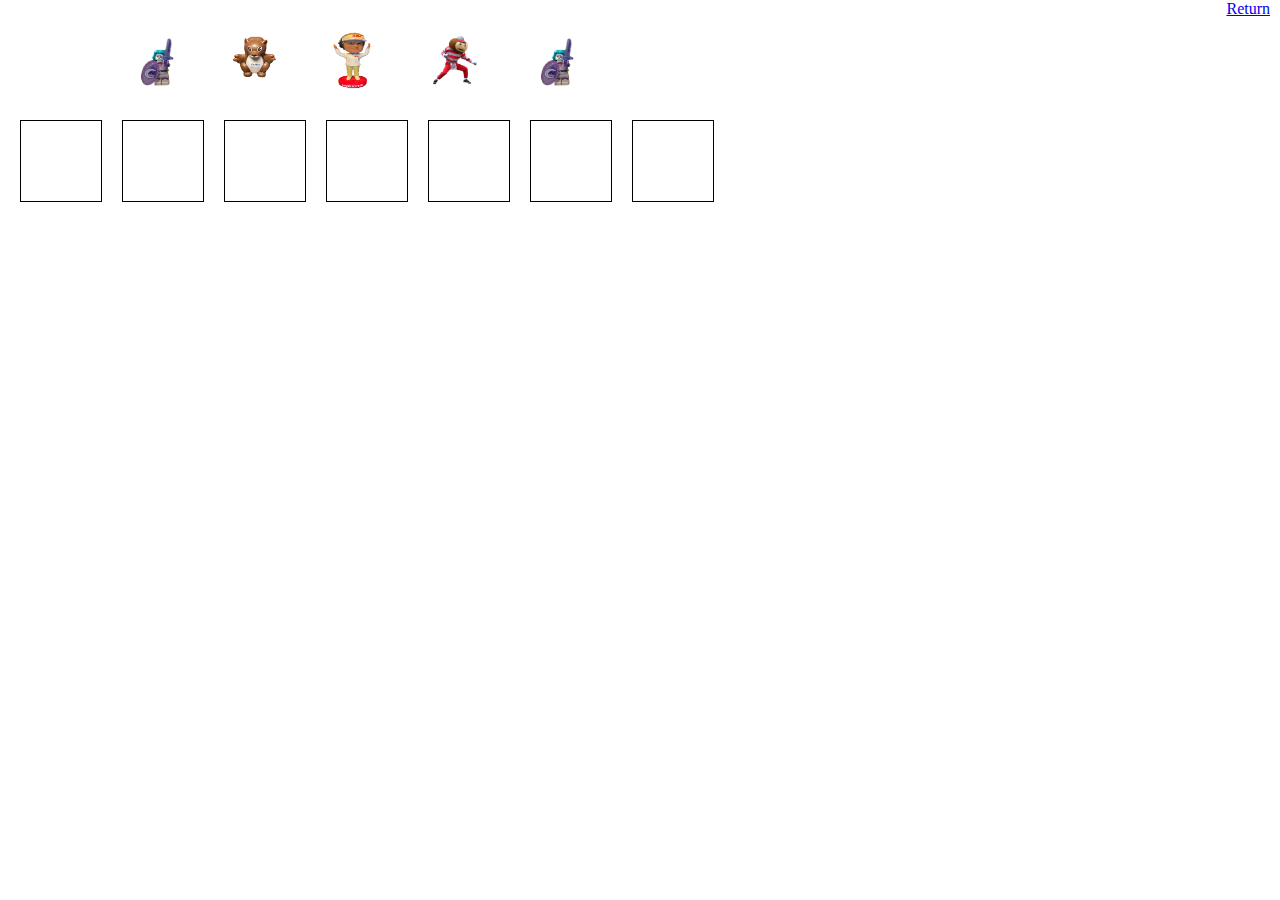
<file: squirrel.html>
<!DOCTYPE html>
<html lang="en">
<head>
    <meta charset="UTF-8">
    <meta http-equiv="X-UA-Compatible" content="IE=edge">
    <meta name="viewport" content="width=device-width, initial-scale=1, user-scalable=no"> 
    <title>Escape</title>
    <link rel="icon" type="image/png"  href="media/wp_head.png">
    <!--link rel="stylesheet" href="https://cdnjs.cloudflare.com/ajax/libs/normalize/5.0.0/normalize.min.css"-->
    <link rel='stylesheet' href='https://fonts.googleapis.com/css?family=Varela+Round'><link rel="stylesheet" href="./assets/css/confetti.css">
</head>
<body class="is-preload">
    <style>
        #div1, #div2, #div3, #div4, #empty_div {
          width: 60px;
          height: 60px; 
          margin: 10px;
          padding: 10px;
        }
        
        #div5, #div6, #div7, #div8, #div9, #div10, 
        #div11, #div12, #div13, #div14 {
          
          width: 60px;
          height: 60px;
          margin: 10px;
          padding: 10px;
          border: 1px solid black;
        }
        
        .column {
        /*float: left;
        /*width: 50%;*/
        padding: 10px;

         }

        .row {
        display:flex;
        
        }
        .img-squ{

            height:50px;
            width: 50px
        }
        .img-kiffy{
            height: 60px;
            width: 50px;
        }
        .img-brutus{
            height: 60px;
            width: 50px;
        }
    </style>
    <script>
        
        function allowDrop(ev) {
          ev.preventDefault();
          var data = ev.dataTransfer.getData("text");
          
        }
        
        function drag(ev) {
          ev.dataTransfer.setData("text", ev.target.id);
          ev.dataTransfer.effectAllowed = "copyMove";

        }
        
        function drop(ev) {
          ev.preventDefault();
          var data = ev.dataTransfer.getData("text");
          //ev.target.appendChild(document.getElementById(data));
          var nodeCopy = document.getElementById(data).cloneNode(true);
          nodeCopy.id = "newId";
          ev.target.appendChild(nodeCopy);
        }
        function checkDrops(){
            var drop1 = document.getElementById("div5");
            var drop2 = document.getElementById("div6");
            var drop3 = document.getElementById("div7");
            var drop4 = document.getElementById("div8");
            var drop5 = document.getElementById("div9");
            var drop6 = document.getElementById("div10");
            var drop7 = document.getElementById("div11");

            var squirrel = document.getElementById("div1").innerHTML.toString().trim().substring(0,40);
            var kiffy = document.getElementById("div2").innerHTML.toString().trim().substring(0,40);
            var brutus = document.getElementById("div3").innerHTML.toString().trim().substring(0,40);
            //console.log(drop1.innerHTML.toString())
            //console.log(squirrel)
            if(drop1.childNodes.length === 1 && drop2.childNodes.length === 1 && drop3.childNodes.length === 1 && drop4.childNodes.length === 1
            && drop5.childNodes.length === 1 && drop6.childNodes.length === 1 && drop7.childNodes.length === 1){
                console.log("still works")
                console.log(drop1.innerHTML.toString())
                console.log(drop2.innerHTML.toString())
                console.log(drop6.innerHTML.toString())
                console.log(squirrel)
                console.log(kiffy)
                console.log(brutus)
                if(drop1.innerHTML.toString().substring(0,40) == squirrel && drop2.innerHTML.toString().substring(0,40) == kiffy && drop3.innerHTML.toString().substring(0,40) == squirrel
                && drop4.innerHTML.toString().substring(0,40) == kiffy && drop5.innerHTML.toString().substring(0,40) == squirrel && drop6.innerHTML.toString().substring(0,40) == brutus &&
                drop7.innerHTML.toString().substring(0,40) == kiffy){
                    console.log("yippee");
                    document.getElementById("confetti").style.display = "inline"
                    document.getElementById("ans").style.display = "inline"
                }
                else{
                    location.reload()
                }
            }
        }
   
    </script>
</head>
<body>
    <div id="ans" style= " position: absolute; top: 35%; left: 50%; transform: translate(-50%, -50%); display: none;"><font size="36">662</font></div>
    <canvas height='1' id='confetti' width='1' style="display:none"></canvas>
    <header id="header">
        <div class="inner">
            <!-- Nav -->
                <nav style="position:absolute; right: 10px;">
                    <a href="index.html">Return</a>
                </nav>

        </div>
    </header>

    <div class="column" >
        <div></div>
        <div class="row">
            <div id="empty_div"></div>
            <div id="div4" ondrop="drop(event)" ondragover="allowDrop(event)">
                <img class="img-brutus" src="media/warrior_princess.png" draggable="true" ondragstart="drag(event)" id="drag4" ondragend="checkDrops()">
            </div>
            <div id="div1" ondrop="drop(event)" ondragover="allowDrop(event)">
                <img class="img-squ" src="media/squirrel.png" draggable="true" ondragstart="drag(event)" id="drag1" ondragend="checkDrops()">
            </div>
            <div id="div2" ondrop="drop(event)" ondragover="allowDrop(event)">
                <img class="img-kiffy" src="media/kiffy.png" draggable="true" ondragstart="drag(event)" id="drag2" ondragend="checkDrops()">
            </div>
            <div id="div3" ondrop="drop(event)" ondragover="allowDrop(event)">
                <img class="img-brutus" src="media/brutus.png" draggable="true" ondragstart="drag(event)" id="drag3" ondragend="checkDrops()">
            </div>
            <div id="div4" ondrop="drop(event)" ondragover="allowDrop(event)">
                <img class="img-brutus" src="media/warrior_princess.png" draggable="true" ondragstart="drag(event)" id="drag4" ondragend="checkDrops()">
            </div>
        </div>

        <div class="row">
            <div id="div5" ondrop="drop(event)" ondragover="allowDrop(event)"></div>
            
            <div id="div6" ondrop="drop(event)" ondragover="allowDrop(event)"></div>

            <div id="div7" ondrop="drop(event)" ondragover="allowDrop(event)"></div>

            <div id="div8" ondrop="drop(event)" ondragover="allowDrop(event)"></div>

            <div id="div9" ondrop="drop(event)" ondragover="allowDrop(event)"></div>

            <div id="div10" ondrop="drop(event)" ondragover="allowDrop(event)"></div>

            <div id="div11" ondrop="drop(event)" ondragover="allowDrop(event)"></div>

        </div>
        
    </div>
    <script  src="./assets/js/confetti.js"></script>
</body>
</html>
</file>
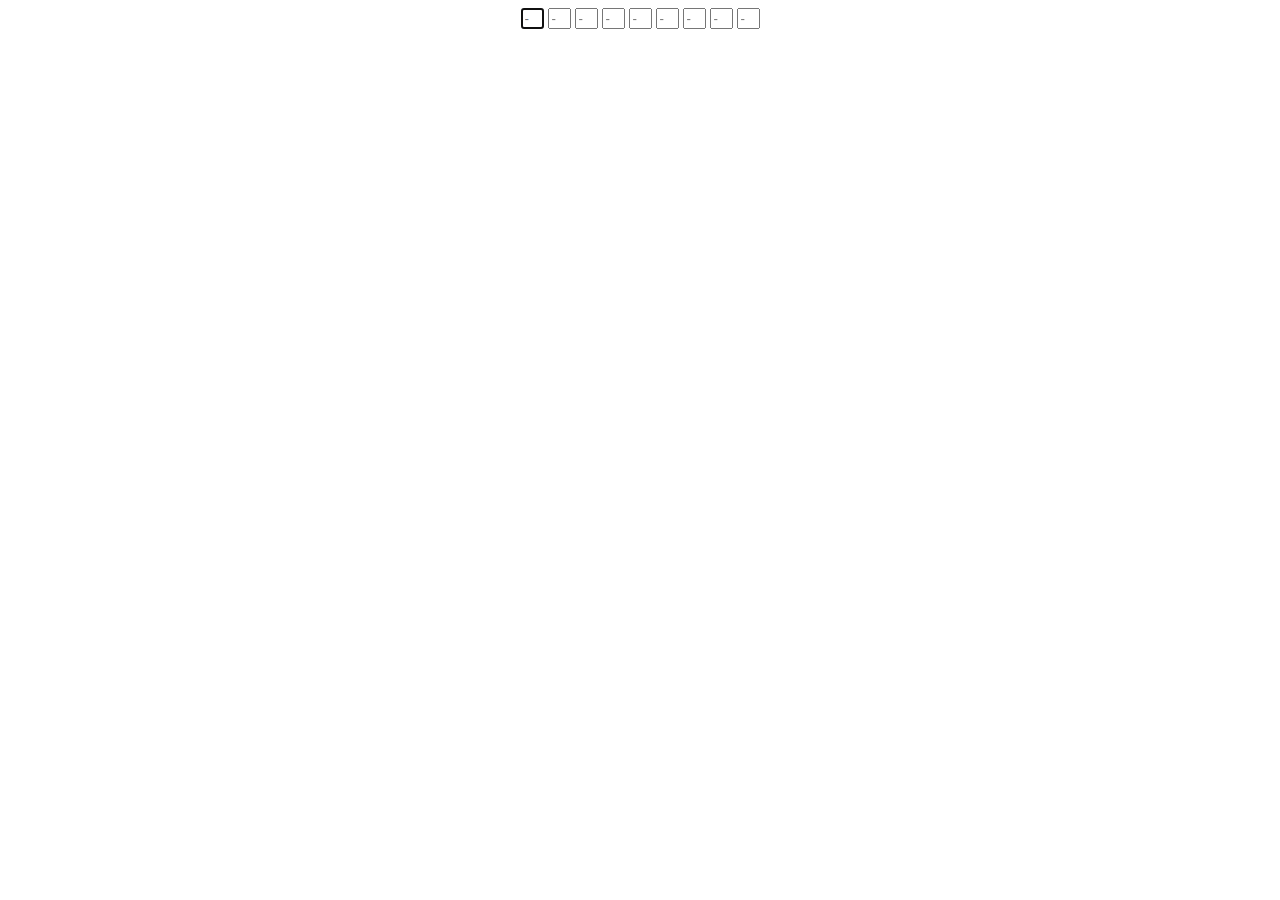
<file: start.html>
<!DOCTYPE html>
<html lang="en">
<head>
    <meta charset="UTF-8">
    <meta http-equiv="X-UA-Compatible" content="IE=edge">
    <meta name="viewport" content="width=device-width, initial-scale=1.0">
    <title>Escape</title>
    <link rel="icon" type="image/png"  href="media/wp_head.png">
    <style>
        input{
            width: 15px;
        }
    </style>
</head>
<body>
    <div class="form-wrap" style="text-align:center;">
        <input type="text" id="s1" placeholder="-"  maxlength="1" autofocus> 
        <input type="text" id="s2" placeholder="-"  maxlength="1">
        <input type="text" id="s3" placeholder="-"  maxlength="1"> 
        <input type="text" id="s4" placeholder="-"  maxlength="1">
        <input type="text" id="s5" placeholder="-"  maxlength="1">
        <input type="text" id="s6" placeholder="-"  maxlength="1">
        <input type="text" id="s7" placeholder="-"  maxlength="1">
        <input type="text" id="s8" placeholder="-"  maxlength="1">
        <input type="text" id="s9" placeholder="-"  maxlength="1" onkeyup="showStarter()">
      </div>
    <!-- Scripts -->
	<script src="assets/js/myscripts.js"></script>
</body>
</html>
</file>
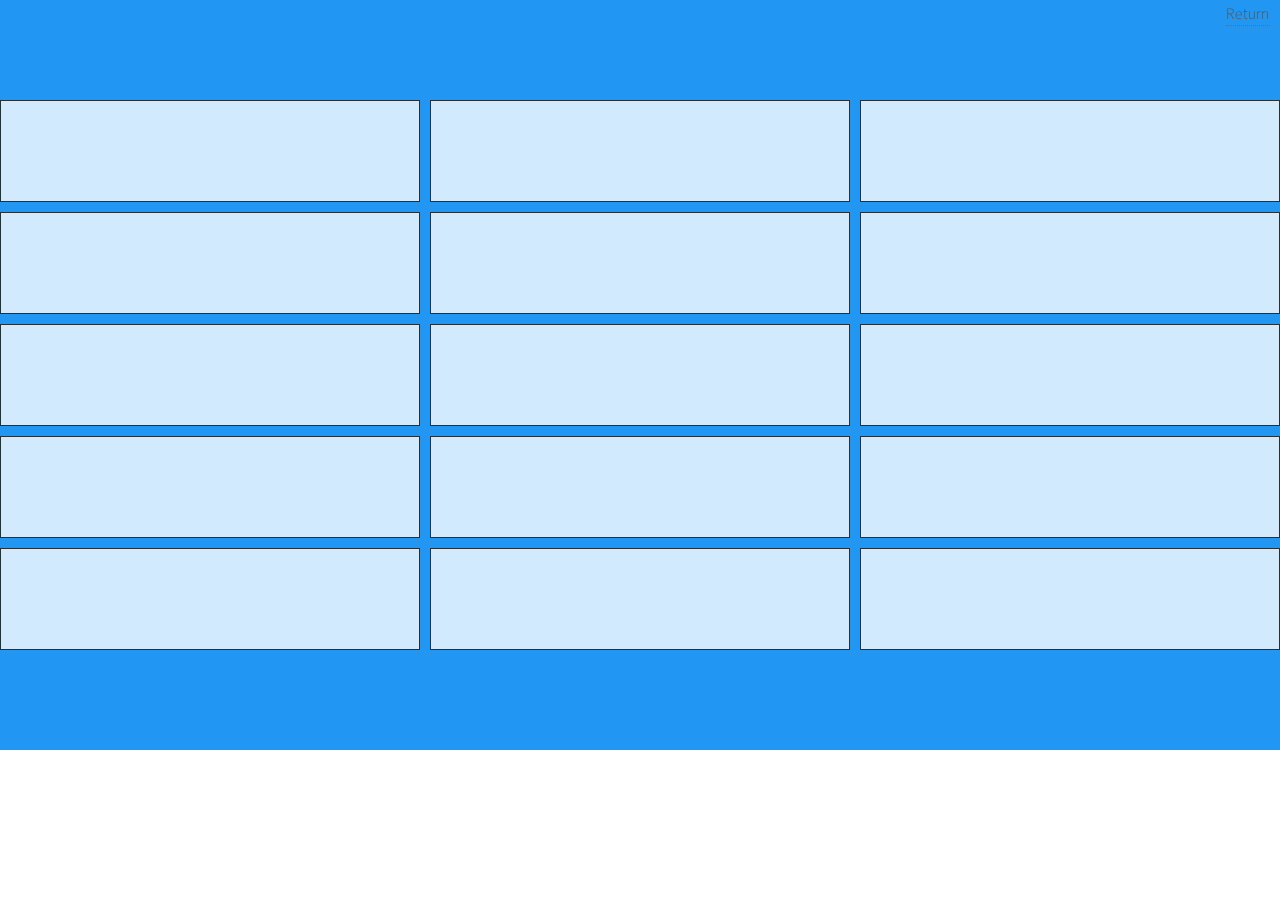
<file: windows.html>
<!DOCTYPE HTML>
<!--
	Phantom by HTML5 UP
	html5up.net | @ajlkn
	Free for personal and commercial use under the CCA 3.0 license (html5up.net/license)
-->
<html>
	<head>
		<meta charset="utf-8" />
		<meta name="viewport" content="width=device-width, initial-scale=1, user-scalable=no" />
		<link rel="stylesheet" href="assets/css/main.css" />
		<title>Escape</title>
    	<link rel="icon" type="image/png"  href="media/wp_head.png">
        <link rel='stylesheet' href='https://fonts.googleapis.com/css?family=Varela+Round'><link rel="stylesheet" href="./assets/css/confetti.css">
		<noscript><link rel="stylesheet" href="assets/css/noscript.css" /></noscript>
        <style>
            .grid-container {
                display: grid;
                gap: 10px 10px;
                grid-template-columns: auto auto auto;
                background-color: #2196F3;
                padding-top: 100px;
                padding-bottom: 100px;
            }
            .grid-item {
                background-color: rgba(255, 255, 255, 0.8);
                border: 1px solid rgba(0, 0, 0, 0.8);
                padding: 50px;
                font-size: 30px;
                text-align: center;
            }
        </style>
        <script>
            //document.body.style.backgroundColor = "red";
            var count = 0;
            var citem1 = 0;
            var citem2= 0; citem3= 0; citem4= 0; citem5= 0; citem6= 0; citem7= 0; citem8= 0; citem9= 0; citem10= 0; citem11= 0; citem12 = 0;
            citem13 = 0; citem14 = 0; citem15 = 0;
            var changes = "";
            item1_check=""; item2_check=""; item3_check=""; item4_check=""; item5_check=""; item6_check=""; item7_check=""; item8_check="";
            item9_check=""; item10_check=""; item11_check=""; item12_check=""; item13_check=""; item14_check=""; item15_check="";
            const color = ["blue","red","orange","yellow","green","brown","purple"]
            function colors(){
                console.log(arguments[0]);
                switch(arguments[0]){
                    case "item1":
                        citem1+=1;
                        document.getElementById(arguments[0]).style.backgroundColor = color[citem1 % 7];
                        item1_check = color[citem1 % 7];
                        break;
                    case "item2":
                        citem2+=1;
                        document.getElementById(arguments[0]).style.backgroundColor = color[citem2 % 7];
                        item2_check = color[citem2 % 7];
                        console.log("two");
                        break;
                    case "item3":
                        citem3+=1;
                        document.getElementById(arguments[0]).style.backgroundColor = color[citem3 % 7];
                        item3_check = color[citem3 % 7];
                        break;
                    case "item4":
                        citem4+=1;
                        document.getElementById(arguments[0]).style.backgroundColor = color[citem4 % 7];
                        item4_check = color[citem4 % 7];
                        break;
                    case "item5":
                        citem5+=1;
                        document.getElementById(arguments[0]).style.backgroundColor = color[citem5 % 7];
                        item5_check = color[citem5 % 7];
                        break;
                    case "item6":
                        citem6+=1;
                        document.getElementById(arguments[0]).style.backgroundColor = color[citem6 % 7];
                        item6_check = color[citem6 % 7];
                        break;
                    case "item7":
                        citem7+=1;
                        document.getElementById(arguments[0]).style.backgroundColor = color[citem7 % 7];
                        item7_check = color[citem7 % 7];
                        break;
                    case "item8":
                        citem8+=1;
                        document.getElementById(arguments[0]).style.backgroundColor = color[citem8 % 7];
                        item8_check = color[citem8 % 7];
                        break;
                    case "item9":
                        citem9+=1;
                        document.getElementById(arguments[0]).style.backgroundColor = color[citem9 % 7];
                        item9_check = color[citem9 % 7];
                        break;
                    case "item10":
                        citem10+=1;
                        document.getElementById(arguments[0]).style.backgroundColor = color[citem10 % 7];
                        item10_check = color[citem10 % 7];
                        break;
                    case "item11":
                        citem11+=1;
                        document.getElementById(arguments[0]).style.backgroundColor = color[citem11 % 7];
                        item11_check = color[citem11 % 7];
                        break;
                    case "item12":
                        citem12+=1;
                        document.getElementById(arguments[0]).style.backgroundColor = color[citem12 % 7];
                        item12_check = color[citem12 % 7];
                        break;
                    case "item13":
                        citem13+=1;
                        document.getElementById(arguments[0]).style.backgroundColor = color[citem13 % 7];
                        item13_check = color[citem13 % 7];
                        break;
                    case "item14":
                    citem14+=1;
                        document.getElementById(arguments[0]).style.backgroundColor = color[citem14 % 7];
                        item14_check = color[citem14 % 7];
                        break;
                    case "item15":
                        citem15+=1;
                        document.getElementById(arguments[0]).style.backgroundColor = color[citem15 % 7];
                        item15_check = color[citem15 % 7];
                        break;
                }
                count+=1;
                console.log(count);
                if(item1_check=="red"&&item2_check=="brown"&&item3_check=="purple"&&item4_check=="purple"&&item5_check=="yellow"&&item6_check=="blue"
                &&item7_check=="orange"&&item8_check=="yellow"&&item9_check=="purple"&&item10_check=="green"&&item11_check=="red"&&item12_check=="green"
                &&item13_check=="orange"&&item14_check=="blue"&&item15_check=="red"){
                    console.log("confetti");
                    document.getElementById("confetti").style.display = "inline"
                    document.getElementById("ans").style.display = "inline"
                }
            }

        </script>
	</head>
	<body class="is-preload">
        <div id="ans" style= " position: absolute; top: 35%; left: 50%; transform: translate(-50%, -50%); display: none;"><font size="36">343</font></div>
        <canvas height='1' id='confetti' width='1' style="display:none"></canvas>
        <div id="wrapper">
            <!-- Nav -->
            <nav style="position:absolute; right: 10px;">
                <a href="index.html">Return</a>
            </nav>
            <div class="grid-container">
                <div class="grid-item" id="item1" onclick="colors('item1')"></div>
                <div class="grid-item" id="item2" onclick="colors('item2')"></div>
                <div class="grid-item" id="item3" onclick="colors('item3')"></div>  
                <div class="grid-item" id="item4" onclick="colors('item4')"></div>
                <div class="grid-item" id="item5" onclick="colors('item5')"></div>
                <div class="grid-item" id="item6" onclick="colors('item6')"></div>  
                <div class="grid-item" id="item7" onclick="colors('item7')"></div>
                <div class="grid-item" id="item8" onclick="colors('item8')"></div>
                <div class="grid-item" id="item9" onclick="colors('item9')"></div>
                <div class="grid-item" id="item10" onclick="colors('item10')"></div>  
                <div class="grid-item" id="item11" onclick="colors('item11')"></div>    
                <div class="grid-item" id="item12" onclick="colors('item12')"></div>  
                <div class="grid-item" id="item13" onclick="colors('item13')"></div> 
                <div class="grid-item" id="item14" onclick="colors('item14')"></div> 
                <div class="grid-item" id="item15" onclick="colors('item15')"></div> 
              </div>
        </div>
		<!-- Scripts -->
        <script src="assets/js/jquery.min.js"></script>
        <script src="assets/js/browser.min.js"></script>
        <script src="assets/js/breakpoints.min.js"></script>
        <script src="assets/js/util.js"></script>
        <script src="assets/js/main.js"></script>
        <script  src="./assets/js/confetti.js"></script>

    </body>
</html>
</file>
<file: assets/css/astronaut.css>
html,
body {
  height: 100%;
  width: 100%;
  margin: 0px;
  background: linear-gradient(90deg, #2f3640 23%, #181b20 100%);
}

.moon {
  background: linear-gradient(90deg, #d0d0d0 48%, #919191 100%);
  position: absolute;
  top: -100px;
  left: -300px;
  width: 900px;
  height: 900px;
  content: "";
  border-radius: 100%;
  box-shadow: 0px 0px 30px -4px rgba(0, 0, 0, 0.5);
}

.moon__crater {
  position: absolute;
  content: "";
  border-radius: 100%;
  background: linear-gradient(90deg, #7a7a7a 38%, #c3c3c3 100%);
  opacity: 0.6;
}

.moon__crater1 {
  top: 250px;
  left: 500px;
  width: 60px;
  height: 180px;
}

.moon__crater2 {
  top: 650px;
  left: 340px;
  width: 40px;
  height: 80px;
  transform: rotate(55deg);
}

.moon__crater3 {
  top: -20px;
  left: 40px;
  width: 65px;
  height: 120px;
  transform: rotate(250deg);
}

.star {
  background: grey;
  position: absolute;
  width: 5px;
  height: 5px;
  content: "";
  border-radius: 100%;
  transform: rotate(250deg);
  opacity: 0.4;
  animation-name: shimmer;
  animation-duration: 1.5s;
  animation-iteration-count: infinite;
  animation-direction: alternate;
}

@keyframes shimmer {
  from {
    opacity: 0;
  }
  to {
    opacity: 0.7;
  }
}
.star1 {
  top: 40%;
  left: 50%;
  animation-delay: 1s;
}

.star2 {
  top: 60%;
  left: 90%;
  animation-delay: 3s;
}

.star3 {
  top: 10%;
  left: 70%;
  animation-delay: 2s;
}

.star4 {
  top: 90%;
  left: 40%;
}

.star5 {
  top: 20%;
  left: 30%;
  animation-delay: 0.5s;
}

.error {
  position: absolute;
  left: 100px;
  top: 400px;
  transform: translateY(-60%);
  font-family: "Righteous", cursive;
  color: #363e49;
}

.error__title {
  font-size: 10em;
}

.error__subtitle {
  font-size: 2em;
}

.error__description {
  opacity: 0.5;
}

.error__button {
  min-width: 7em;
  margin-top: 3em;
  margin-right: 0.5em;
  padding: 0.5em 2em;
  outline: none;
  border: 2px solid #2f3640;
  background-color: transparent;
  border-radius: 8em;
  color: #576375;
  cursor: pointer;
  transition-duration: 0.2s;
  font-size: 0.75em;
  font-family: "Righteous", cursive;
}

.error__button:hover {
  color: #21252c;
}

.error__button--active {
  background-color: #e67e22;
  border: 2px solid #e67e22;
  color: white;
}

.error__button--active:hover {
  box-shadow: 0px 0px 8px 0px rgba(0, 0, 0, 0.5);
  color: white;
}

.astronaut {
  position: absolute;
  width: 185px;
  height: 300px;
  left: 70%;
  top: 50%;
  transform: translate(-50%, -50%) rotate(20deg) scale(1.2);
}

.astronaut__head {
  background-color: white;
  position: absolute;
  top: 60px;
  left: 60px;
  width: 60px;
  height: 60px;
  content: "";
  border-radius: 2em;
}

.astronaut__head-visor-flare1 {
  background-color: #7f8fa6;
  position: absolute;
  top: 28px;
  left: 40px;
  width: 10px;
  height: 10px;
  content: "";
  border-radius: 2em;
  opacity: 0.5;
}

.astronaut__head-visor-flare2 {
  background-color: #718093;
  position: absolute;
  top: 40px;
  left: 38px;
  width: 5px;
  height: 5px;
  content: "";
  border-radius: 2em;
  opacity: 0.3;
}

.astronaut__backpack {
  background-color: #bfbfbf;
  position: absolute;
  top: 90px;
  left: 47px;
  width: 86px;
  height: 90px;
  content: "";
  border-radius: 8px;
}

.astronaut__body {
  background-color: #e6e6e6;
  position: absolute;
  top: 115px;
  left: 55px;
  width: 70px;
  height: 80px;
  content: "";
  border-radius: 8px;
}

.astronaut__body__chest {
  background-color: #d9d9d9;
  position: absolute;
  top: 140px;
  left: 68px;
  width: 45px;
  height: 25px;
  content: "";
  border-radius: 6px;
}

.astronaut__arm-left1 {
  background-color: #e6e6e6;
  position: absolute;
  top: 127px;
  left: 9px;
  width: 65px;
  height: 20px;
  content: "";
  border-radius: 8px;
  transform: rotate(-30deg);
}

.astronaut__arm-left2 {
  background-color: #e6e6e6;
  position: absolute;
  top: 102px;
  left: 7px;
  width: 20px;
  height: 45px;
  content: "";
  border-radius: 8px;
  transform: rotate(-12deg);
  border-top-left-radius: 8em;
  border-top-right-radius: 8em;
}

.astronaut__arm-right1 {
  background-color: #e6e6e6;
  position: absolute;
  top: 113px;
  left: 100px;
  width: 65px;
  height: 20px;
  content: "";
  border-radius: 8px;
  transform: rotate(-10deg);
}

.astronaut__arm-right2 {
  background-color: #e6e6e6;
  position: absolute;
  top: 78px;
  left: 141px;
  width: 20px;
  height: 45px;
  content: "";
  border-radius: 8px;
  transform: rotate(-10deg);
  border-top-left-radius: 8em;
  border-top-right-radius: 8em;
}

.astronaut__arm-thumb-left {
  background-color: #e6e6e6;
  position: absolute;
  top: 110px;
  left: 21px;
  width: 10px;
  height: 6px;
  content: "";
  border-radius: 8em;
  transform: rotate(-35deg);
}

.astronaut__arm-thumb-right {
  background-color: #e6e6e6;
  position: absolute;
  top: 90px;
  left: 133px;
  width: 10px;
  height: 6px;
  content: "";
  border-radius: 8em;
  transform: rotate(20deg);
}

.astronaut__wrist-left {
  background-color: #e67e22;
  position: absolute;
  top: 122px;
  left: 6.5px;
  width: 21px;
  height: 4px;
  content: "";
  border-radius: 8em;
  transform: rotate(-15deg);
}

.astronaut__wrist-right {
  background-color: #e67e22;
  position: absolute;
  top: 98px;
  left: 141px;
  width: 21px;
  height: 4px;
  content: "";
  border-radius: 8em;
  transform: rotate(-10deg);
}

.astronaut__leg-left {
  background-color: #e6e6e6;
  position: absolute;
  top: 188px;
  left: 50px;
  width: 23px;
  height: 75px;
  content: "";
  transform: rotate(10deg);
}

.astronaut__leg-right {
  background-color: #e6e6e6;
  position: absolute;
  top: 188px;
  left: 108px;
  width: 23px;
  height: 75px;
  content: "";
  transform: rotate(-10deg);
}

.astronaut__foot-left {
  background-color: white;
  position: absolute;
  top: 240px;
  left: 43px;
  width: 28px;
  height: 20px;
  content: "";
  transform: rotate(10deg);
  border-radius: 3px;
  border-top-left-radius: 8em;
  border-top-right-radius: 8em;
  border-bottom: 4px solid #e67e22;
}

.astronaut__foot-right {
  background-color: white;
  position: absolute;
  top: 240px;
  left: 111px;
  width: 28px;
  height: 20px;
  content: "";
  transform: rotate(-10deg);
  border-radius: 3px;
  border-top-left-radius: 8em;
  border-top-right-radius: 8em;
  border-bottom: 4px solid #e67e22;
}
</file>
<file: assets/css/confetti.css>
html, body {
  margin: 0;
  padding: 0;
  height: 100%;
  width: 100%;
}
#confetti{
  position: absolute;
  left: 0;
  top: 0;
  height: 100%;
  width: 100%;
}


a.iprodev {
  line-height: normal;
  font-family: Varela Round, sans-serif;
  font-weight: 600;
  text-decoration: none;
  font-size: 13px;
  color: #A7AAAE;
  position: absolute;
  left: 20px;
  bottom: 20px;
  border: 1px solid #A7AAAE;
  padding: 12px 20px 10px;
  border-radius: 50px;
  transition: all .1s ease-in-out;
  text-transform: uppercase;
}
a.iprodev:hover {
  background: #A7AAAE;
  color: white;
}
</file>
<file: assets/css/noscript.css>
/*
	Phantom by HTML5 UP
	html5up.net | @ajlkn
	Free for personal and commercial use under the CCA 3.0 license (html5up.net/license)
*/

/* Tiles */

	body.is-preload .tiles article {
		-moz-transform: none;
		-webkit-transform: none;
		-ms-transform: none;
		transform: none;
		opacity: 1;
	}
</file>
<file: assets/css/main.css>
@import url(fontawesome-all.min.css);
@import url("https://fonts.googleapis.com/css?family=Source+Sans+Pro:300,700,900");

/*
	Phantom by HTML5 UP
	html5up.net | @ajlkn
	Free for personal and commercial use under the CCA 3.0 license (html5up.net/license)
*/

html, body, div, span, applet, object,
iframe, h1, h2, h3, h4, h5, h6, p, blockquote,
pre, a, abbr, acronym, address, big, cite,
code, del, dfn, em, img, ins, kbd, q, s, samp,
small, strike, strong, sub, sup, tt, var, b,
u, i, center, dl, dt, dd, ol, ul, li, fieldset,
form, label, legend, table, caption, tbody,
tfoot, thead, tr, th, td, article, aside,
canvas, details, embed, figure, figcaption,
footer, header, hgroup, menu, nav, output, ruby,
section, summary, time, mark, audio, video {
	margin: 0;
	padding: 0;
	border: 0;
	font-size: 100%;
	font: inherit;
	vertical-align: baseline;}

article, aside, details, figcaption, figure,
footer, header, hgroup, menu, nav, section {
	display: block;}

body {
	line-height: 1;
}

ol, ul {
	list-style: none;
}

blockquote, q {
	quotes: none;
}

	blockquote:before, blockquote:after, q:before, q:after {
		content: '';
		content: none;
	}

table {
	border-collapse: collapse;
	border-spacing: 0;
}

body {
	-webkit-text-size-adjust: none;
}

mark {
	background-color: transparent;
	color: inherit;
}

input::-moz-focus-inner {
	border: 0;
	padding: 0;
}

input, select, textarea {
	-moz-appearance: none;
	-webkit-appearance: none;
	-ms-appearance: none;
	appearance: none;
}

/* Basic */

	@-ms-viewport {
		width: device-width;
	}

	body {
		-ms-overflow-style: scrollbar;
	}

	@media screen and (max-width: 480px) {

		html, body {
			min-width: 320px;
		}

	}

	html {
		box-sizing: border-box;
	}

	*, *:before, *:after {
		box-sizing: inherit;
	}

	body {
		background: #ffffff;
	}

		body.is-preload *, body.is-preload *:before, body.is-preload *:after {
			-moz-animation: none !important;
			-webkit-animation: none !important;
			-ms-animation: none !important;
			animation: none !important;
			-moz-transition: none !important;
			-webkit-transition: none !important;
			-ms-transition: none !important;
			transition: none !important;
		}

/* Type */

	body, input, select, textarea {
		color: #585858;
		font-family: "Source Sans Pro", Helvetica, sans-serif;
		font-size: 16pt;
		font-weight: 300;
		line-height: 1.75;
	}

		@media screen and (max-width: 1680px) {

			body, input, select, textarea {
				font-size: 14pt;
			}

		}

		@media screen and (max-width: 1280px) {

			body, input, select, textarea {
				font-size: 12pt;
			}

		}

	a {
		-moz-transition: border-bottom-color 0.2s ease, color 0.2s ease;
		-webkit-transition: border-bottom-color 0.2s ease, color 0.2s ease;
		-ms-transition: border-bottom-color 0.2s ease, color 0.2s ease;
		transition: border-bottom-color 0.2s ease, color 0.2s ease;
		text-decoration: none;
		color: #585858;
		border-bottom: dotted 1px rgba(88, 88, 88, 0.5);
	}

		a:hover {
			border-bottom-color: transparent;
			color: #f2849e !important;
		}

	strong, b {
		font-weight: 900;
	}

	em, i {
		font-style: italic;
	}

	p {
		margin: 0 0 2em 0;
	}

	h1 {
		font-size: 2.75em;
		font-weight: 700;
		line-height: 1.3;
		margin: 0 0 1em 0;
		letter-spacing: -0.035em;
	}

		h1 a {
			color: inherit;
		}

		@media screen and (max-width: 736px) {

			h1 {
				font-size: 2em;
				margin: 0 0 1em 0;
			}

		}

		@media screen and (max-width: 360px) {

			h1 {
				font-size: 1.75em;
			}

		}

	h2, h3, h4, h5, h6 {
		font-weight: 900;
		line-height: 1.5;
		margin: 0 0 2em 0;
		text-transform: uppercase;
		letter-spacing: 0.35em;
	}

		h2 a, h3 a, h4 a, h5 a, h6 a {
			color: inherit;
		}

	h2 {
		font-size: 1.1em;
	}

	h3 {
		font-size: 1em;
	}

	h4 {
		font-size: 0.8em;
	}

	h5 {
		font-size: 0.8em;
	}

	h6 {
		font-size: 0.8em;
	}

	@media screen and (max-width: 980px) {

		h1 br, h2 br, h3 br, h4 br, h5 br, h6 br {
			display: none;
		}

	}

	@media screen and (max-width: 736px) {

		h2 {
			font-size: 1em;
		}

		h3 {
			font-size: 0.8em;
		}

	}

	sub {
		font-size: 0.8em;
		position: relative;
		top: 0.5em;
	}

	sup {
		font-size: 0.8em;
		position: relative;
		top: -0.5em;
	}

	blockquote {
		border-left: solid 4px #c9c9c9;
		font-style: italic;
		margin: 0 0 2em 0;
		padding: 0.5em 0 0.5em 2em;
	}

	code {
		background: rgba(144, 144, 144, 0.075);
		border-radius: 4px;
		border: solid 1px #c9c9c9;
		font-family: "Courier New", monospace;
		font-size: 0.9em;
		margin: 0 0.25em;
		padding: 0.25em 0.65em;
	}

	pre {
		-webkit-overflow-scrolling: touch;
		font-family: "Courier New", monospace;
		font-size: 0.9em;
		margin: 0 0 2em 0;
	}

		pre code {
			display: block;
			line-height: 1.75;
			padding: 1em 1.5em;
			overflow-x: auto;
		}

	hr {
		border: 0;
		border-bottom: solid 1px #c9c9c9;
		margin: 2em 0;
	}

		hr.major {
			margin: 3em 0;
		}

	.align-left {
		text-align: left;
	}

	.align-center {
		text-align: center;
	}

	.align-right {
		text-align: right;
	}

/* Row */

	.row {
		display: flex;
		flex-wrap: wrap;
		box-sizing: border-box;
		align-items: stretch;
	}

		.row > * {
			box-sizing: border-box;
		}

		.row.gtr-uniform > * > :last-child {
			margin-bottom: 0;
		}

		.row.aln-left {
			justify-content: flex-start;
		}

		.row.aln-center {
			justify-content: center;
		}

		.row.aln-right {
			justify-content: flex-end;
		}

		.row.aln-top {
			align-items: flex-start;
		}

		.row.aln-middle {
			align-items: center;
		}

		.row.aln-bottom {
			align-items: flex-end;
		}

		.row > .imp {
			order: -1;
		}

		.row > .col-1 {
			width: 8.33333%;
		}

		.row > .off-1 {
			margin-left: 8.33333%;
		}

		.row > .col-2 {
			width: 16.66667%;
		}

		.row > .off-2 {
			margin-left: 16.66667%;
		}

		.row > .col-3 {
			width: 25%;
		}

		.row > .off-3 {
			margin-left: 25%;
		}

		.row > .col-4 {
			width: 33.33333%;
		}

		.row > .off-4 {
			margin-left: 33.33333%;
		}

		.row > .col-5 {
			width: 41.66667%;
		}

		.row > .off-5 {
			margin-left: 41.66667%;
		}

		.row > .col-6 {
			width: 50%;
		}

		.row > .off-6 {
			margin-left: 50%;
		}

		.row > .col-7 {
			width: 58.33333%;
		}

		.row > .off-7 {
			margin-left: 58.33333%;
		}

		.row > .col-8 {
			width: 66.66667%;
		}

		.row > .off-8 {
			margin-left: 66.66667%;
		}

		.row > .col-9 {
			width: 75%;
		}

		.row > .off-9 {
			margin-left: 75%;
		}

		.row > .col-10 {
			width: 83.33333%;
		}

		.row > .off-10 {
			margin-left: 83.33333%;
		}

		.row > .col-11 {
			width: 91.66667%;
		}

		.row > .off-11 {
			margin-left: 91.66667%;
		}

		.row > .col-12 {
			width: 100%;
		}

		.row > .off-12 {
			margin-left: 100%;
		}

		.row.gtr-0 {
			margin-top: 0;
			margin-left: 0em;
		}

			.row.gtr-0 > * {
				padding: 0 0 0 0em;
			}

			.row.gtr-0.gtr-uniform {
				margin-top: 0em;
			}

				.row.gtr-0.gtr-uniform > * {
					padding-top: 0em;
				}

		.row.gtr-25 {
			margin-top: 0;
			margin-left: -0.5em;
		}

			.row.gtr-25 > * {
				padding: 0 0 0 0.5em;
			}

			.row.gtr-25.gtr-uniform {
				margin-top: -0.5em;
			}

				.row.gtr-25.gtr-uniform > * {
					padding-top: 0.5em;
				}

		.row.gtr-50 {
			margin-top: 0;
			margin-left: -1em;
		}

			.row.gtr-50 > * {
				padding: 0 0 0 1em;
			}

			.row.gtr-50.gtr-uniform {
				margin-top: -1em;
			}

				.row.gtr-50.gtr-uniform > * {
					padding-top: 1em;
				}

		.row {
			margin-top: 0;
			margin-left: -2em;
		}

			.row > * {
				padding: 0 0 0 2em;
			}

			.row.gtr-uniform {
				margin-top: -2em;
			}

				.row.gtr-uniform > * {
					padding-top: 2em;
				}

		.row.gtr-150 {
			margin-top: 0;
			margin-left: -3em;
		}

			.row.gtr-150 > * {
				padding: 0 0 0 3em;
			}

			.row.gtr-150.gtr-uniform {
				margin-top: -3em;
			}

				.row.gtr-150.gtr-uniform > * {
					padding-top: 3em;
				}

		.row.gtr-200 {
			margin-top: 0;
			margin-left: -4em;
		}

			.row.gtr-200 > * {
				padding: 0 0 0 4em;
			}

			.row.gtr-200.gtr-uniform {
				margin-top: -4em;
			}

				.row.gtr-200.gtr-uniform > * {
					padding-top: 4em;
				}

		@media screen and (max-width: 1680px) {

			.row {
				display: flex;
				flex-wrap: wrap;
				box-sizing: border-box;
				align-items: stretch;
			}

				.row > * {
					box-sizing: border-box;
				}

				.row.gtr-uniform > * > :last-child {
					margin-bottom: 0;
				}

				.row.aln-left {
					justify-content: flex-start;
				}

				.row.aln-center {
					justify-content: center;
				}

				.row.aln-right {
					justify-content: flex-end;
				}

				.row.aln-top {
					align-items: flex-start;
				}

				.row.aln-middle {
					align-items: center;
				}

				.row.aln-bottom {
					align-items: flex-end;
				}

				.row > .imp-xlarge {
					order: -1;
				}

				.row > .col-1-xlarge {
					width: 8.33333%;
				}

				.row > .off-1-xlarge {
					margin-left: 8.33333%;
				}

				.row > .col-2-xlarge {
					width: 16.66667%;
				}

				.row > .off-2-xlarge {
					margin-left: 16.66667%;
				}

				.row > .col-3-xlarge {
					width: 25%;
				}

				.row > .off-3-xlarge {
					margin-left: 25%;
				}

				.row > .col-4-xlarge {
					width: 33.33333%;
				}

				.row > .off-4-xlarge {
					margin-left: 33.33333%;
				}

				.row > .col-5-xlarge {
					width: 41.66667%;
				}

				.row > .off-5-xlarge {
					margin-left: 41.66667%;
				}

				.row > .col-6-xlarge {
					width: 50%;
				}

				.row > .off-6-xlarge {
					margin-left: 50%;
				}

				.row > .col-7-xlarge {
					width: 58.33333%;
				}

				.row > .off-7-xlarge {
					margin-left: 58.33333%;
				}

				.row > .col-8-xlarge {
					width: 66.66667%;
				}

				.row > .off-8-xlarge {
					margin-left: 66.66667%;
				}

				.row > .col-9-xlarge {
					width: 75%;
				}

				.row > .off-9-xlarge {
					margin-left: 75%;
				}

				.row > .col-10-xlarge {
					width: 83.33333%;
				}

				.row > .off-10-xlarge {
					margin-left: 83.33333%;
				}

				.row > .col-11-xlarge {
					width: 91.66667%;
				}

				.row > .off-11-xlarge {
					margin-left: 91.66667%;
				}

				.row > .col-12-xlarge {
					width: 100%;
				}

				.row > .off-12-xlarge {
					margin-left: 100%;
				}

				.row.gtr-0 {
					margin-top: 0;
					margin-left: 0em;
				}

					.row.gtr-0 > * {
						padding: 0 0 0 0em;
					}

					.row.gtr-0.gtr-uniform {
						margin-top: 0em;
					}

						.row.gtr-0.gtr-uniform > * {
							padding-top: 0em;
						}

				.row.gtr-25 {
					margin-top: 0;
					margin-left: -0.5em;
				}

					.row.gtr-25 > * {
						padding: 0 0 0 0.5em;
					}

					.row.gtr-25.gtr-uniform {
						margin-top: -0.5em;
					}

						.row.gtr-25.gtr-uniform > * {
							padding-top: 0.5em;
						}

				.row.gtr-50 {
					margin-top: 0;
					margin-left: -1em;
				}

					.row.gtr-50 > * {
						padding: 0 0 0 1em;
					}

					.row.gtr-50.gtr-uniform {
						margin-top: -1em;
					}

						.row.gtr-50.gtr-uniform > * {
							padding-top: 1em;
						}

				.row {
					margin-top: 0;
					margin-left: -2em;
				}

					.row > * {
						padding: 0 0 0 2em;
					}

					.row.gtr-uniform {
						margin-top: -2em;
					}

						.row.gtr-uniform > * {
							padding-top: 2em;
						}

				.row.gtr-150 {
					margin-top: 0;
					margin-left: -3em;
				}

					.row.gtr-150 > * {
						padding: 0 0 0 3em;
					}

					.row.gtr-150.gtr-uniform {
						margin-top: -3em;
					}

						.row.gtr-150.gtr-uniform > * {
							padding-top: 3em;
						}

				.row.gtr-200 {
					margin-top: 0;
					margin-left: -4em;
				}

					.row.gtr-200 > * {
						padding: 0 0 0 4em;
					}

					.row.gtr-200.gtr-uniform {
						margin-top: -4em;
					}

						.row.gtr-200.gtr-uniform > * {
							padding-top: 4em;
						}

		}

		@media screen and (max-width: 1280px) {

			.row {
				display: flex;
				flex-wrap: wrap;
				box-sizing: border-box;
				align-items: stretch;
			}

				.row > * {
					box-sizing: border-box;
				}

				.row.gtr-uniform > * > :last-child {
					margin-bottom: 0;
				}

				.row.aln-left {
					justify-content: flex-start;
				}

				.row.aln-center {
					justify-content: center;
				}

				.row.aln-right {
					justify-content: flex-end;
				}

				.row.aln-top {
					align-items: flex-start;
				}

				.row.aln-middle {
					align-items: center;
				}

				.row.aln-bottom {
					align-items: flex-end;
				}

				.row > .imp-large {
					order: -1;
				}

				.row > .col-1-large {
					width: 8.33333%;
				}

				.row > .off-1-large {
					margin-left: 8.33333%;
				}

				.row > .col-2-large {
					width: 16.66667%;
				}

				.row > .off-2-large {
					margin-left: 16.66667%;
				}

				.row > .col-3-large {
					width: 25%;
				}

				.row > .off-3-large {
					margin-left: 25%;
				}

				.row > .col-4-large {
					width: 33.33333%;
				}

				.row > .off-4-large {
					margin-left: 33.33333%;
				}

				.row > .col-5-large {
					width: 41.66667%;
				}

				.row > .off-5-large {
					margin-left: 41.66667%;
				}

				.row > .col-6-large {
					width: 50%;
				}

				.row > .off-6-large {
					margin-left: 50%;
				}

				.row > .col-7-large {
					width: 58.33333%;
				}

				.row > .off-7-large {
					margin-left: 58.33333%;
				}

				.row > .col-8-large {
					width: 66.66667%;
				}

				.row > .off-8-large {
					margin-left: 66.66667%;
				}

				.row > .col-9-large {
					width: 75%;
				}

				.row > .off-9-large {
					margin-left: 75%;
				}

				.row > .col-10-large {
					width: 83.33333%;
				}

				.row > .off-10-large {
					margin-left: 83.33333%;
				}

				.row > .col-11-large {
					width: 91.66667%;
				}

				.row > .off-11-large {
					margin-left: 91.66667%;
				}

				.row > .col-12-large {
					width: 100%;
				}

				.row > .off-12-large {
					margin-left: 100%;
				}

				.row.gtr-0 {
					margin-top: 0;
					margin-left: 0em;
				}

					.row.gtr-0 > * {
						padding: 0 0 0 0em;
					}

					.row.gtr-0.gtr-uniform {
						margin-top: 0em;
					}

						.row.gtr-0.gtr-uniform > * {
							padding-top: 0em;
						}

				.row.gtr-25 {
					margin-top: 0;
					margin-left: -0.5em;
				}

					.row.gtr-25 > * {
						padding: 0 0 0 0.5em;
					}

					.row.gtr-25.gtr-uniform {
						margin-top: -0.5em;
					}

						.row.gtr-25.gtr-uniform > * {
							padding-top: 0.5em;
						}

				.row.gtr-50 {
					margin-top: 0;
					margin-left: -1em;
				}

					.row.gtr-50 > * {
						padding: 0 0 0 1em;
					}

					.row.gtr-50.gtr-uniform {
						margin-top: -1em;
					}

						.row.gtr-50.gtr-uniform > * {
							padding-top: 1em;
						}

				.row {
					margin-top: 0;
					margin-left: -2em;
				}

					.row > * {
						padding: 0 0 0 2em;
					}

					.row.gtr-uniform {
						margin-top: -2em;
					}

						.row.gtr-uniform > * {
							padding-top: 2em;
						}

				.row.gtr-150 {
					margin-top: 0;
					margin-left: -3em;
				}

					.row.gtr-150 > * {
						padding: 0 0 0 3em;
					}

					.row.gtr-150.gtr-uniform {
						margin-top: -3em;
					}

						.row.gtr-150.gtr-uniform > * {
							padding-top: 3em;
						}

				.row.gtr-200 {
					margin-top: 0;
					margin-left: -4em;
				}

					.row.gtr-200 > * {
						padding: 0 0 0 4em;
					}

					.row.gtr-200.gtr-uniform {
						margin-top: -4em;
					}

						.row.gtr-200.gtr-uniform > * {
							padding-top: 4em;
						}

		}

		@media screen and (max-width: 980px) {

			.row {
				display: flex;
				flex-wrap: wrap;
				box-sizing: border-box;
				align-items: stretch;
			}

				.row > * {
					box-sizing: border-box;
				}

				.row.gtr-uniform > * > :last-child {
					margin-bottom: 0;
				}

				.row.aln-left {
					justify-content: flex-start;
				}

				.row.aln-center {
					justify-content: center;
				}

				.row.aln-right {
					justify-content: flex-end;
				}

				.row.aln-top {
					align-items: flex-start;
				}

				.row.aln-middle {
					align-items: center;
				}

				.row.aln-bottom {
					align-items: flex-end;
				}

				.row > .imp-medium {
					order: -1;
				}

				.row > .col-1-medium {
					width: 8.33333%;
				}

				.row > .off-1-medium {
					margin-left: 8.33333%;
				}

				.row > .col-2-medium {
					width: 16.66667%;
				}

				.row > .off-2-medium {
					margin-left: 16.66667%;
				}

				.row > .col-3-medium {
					width: 25%;
				}

				.row > .off-3-medium {
					margin-left: 25%;
				}

				.row > .col-4-medium {
					width: 33.33333%;
				}

				.row > .off-4-medium {
					margin-left: 33.33333%;
				}

				.row > .col-5-medium {
					width: 41.66667%;
				}

				.row > .off-5-medium {
					margin-left: 41.66667%;
				}

				.row > .col-6-medium {
					width: 50%;
				}

				.row > .off-6-medium {
					margin-left: 50%;
				}

				.row > .col-7-medium {
					width: 58.33333%;
				}

				.row > .off-7-medium {
					margin-left: 58.33333%;
				}

				.row > .col-8-medium {
					width: 66.66667%;
				}

				.row > .off-8-medium {
					margin-left: 66.66667%;
				}

				.row > .col-9-medium {
					width: 75%;
				}

				.row > .off-9-medium {
					margin-left: 75%;
				}

				.row > .col-10-medium {
					width: 83.33333%;
				}

				.row > .off-10-medium {
					margin-left: 83.33333%;
				}

				.row > .col-11-medium {
					width: 91.66667%;
				}

				.row > .off-11-medium {
					margin-left: 91.66667%;
				}

				.row > .col-12-medium {
					width: 100%;
				}

				.row > .off-12-medium {
					margin-left: 100%;
				}

				.row.gtr-0 {
					margin-top: 0;
					margin-left: 0em;
				}

					.row.gtr-0 > * {
						padding: 0 0 0 0em;
					}

					.row.gtr-0.gtr-uniform {
						margin-top: 0em;
					}

						.row.gtr-0.gtr-uniform > * {
							padding-top: 0em;
						}

				.row.gtr-25 {
					margin-top: 0;
					margin-left: -0.375em;
				}

					.row.gtr-25 > * {
						padding: 0 0 0 0.375em;
					}

					.row.gtr-25.gtr-uniform {
						margin-top: -0.375em;
					}

						.row.gtr-25.gtr-uniform > * {
							padding-top: 0.375em;
						}

				.row.gtr-50 {
					margin-top: 0;
					margin-left: -0.75em;
				}

					.row.gtr-50 > * {
						padding: 0 0 0 0.75em;
					}

					.row.gtr-50.gtr-uniform {
						margin-top: -0.75em;
					}

						.row.gtr-50.gtr-uniform > * {
							padding-top: 0.75em;
						}

				.row {
					margin-top: 0;
					margin-left: -1.5em;
				}

					.row > * {
						padding: 0 0 0 1.5em;
					}

					.row.gtr-uniform {
						margin-top: -1.5em;
					}

						.row.gtr-uniform > * {
							padding-top: 1.5em;
						}

				.row.gtr-150 {
					margin-top: 0;
					margin-left: -2.25em;
				}

					.row.gtr-150 > * {
						padding: 0 0 0 2.25em;
					}

					.row.gtr-150.gtr-uniform {
						margin-top: -2.25em;
					}

						.row.gtr-150.gtr-uniform > * {
							padding-top: 2.25em;
						}

				.row.gtr-200 {
					margin-top: 0;
					margin-left: -3em;
				}

					.row.gtr-200 > * {
						padding: 0 0 0 3em;
					}

					.row.gtr-200.gtr-uniform {
						margin-top: -3em;
					}

						.row.gtr-200.gtr-uniform > * {
							padding-top: 3em;
						}

		}

		@media screen and (max-width: 736px) {

			.row {
				display: flex;
				flex-wrap: wrap;
				box-sizing: border-box;
				align-items: stretch;
			}

				.row > * {
					box-sizing: border-box;
				}

				.row.gtr-uniform > * > :last-child {
					margin-bottom: 0;
				}

				.row.aln-left {
					justify-content: flex-start;
				}

				.row.aln-center {
					justify-content: center;
				}

				.row.aln-right {
					justify-content: flex-end;
				}

				.row.aln-top {
					align-items: flex-start;
				}

				.row.aln-middle {
					align-items: center;
				}

				.row.aln-bottom {
					align-items: flex-end;
				}

				.row > .imp-small {
					order: -1;
				}

				.row > .col-1-small {
					width: 8.33333%;
				}

				.row > .off-1-small {
					margin-left: 8.33333%;
				}

				.row > .col-2-small {
					width: 16.66667%;
				}

				.row > .off-2-small {
					margin-left: 16.66667%;
				}

				.row > .col-3-small {
					width: 25%;
				}

				.row > .off-3-small {
					margin-left: 25%;
				}

				.row > .col-4-small {
					width: 33.33333%;
				}

				.row > .off-4-small {
					margin-left: 33.33333%;
				}

				.row > .col-5-small {
					width: 41.66667%;
				}

				.row > .off-5-small {
					margin-left: 41.66667%;
				}

				.row > .col-6-small {
					width: 50%;
				}

				.row > .off-6-small {
					margin-left: 50%;
				}

				.row > .col-7-small {
					width: 58.33333%;
				}

				.row > .off-7-small {
					margin-left: 58.33333%;
				}

				.row > .col-8-small {
					width: 66.66667%;
				}

				.row > .off-8-small {
					margin-left: 66.66667%;
				}

				.row > .col-9-small {
					width: 75%;
				}

				.row > .off-9-small {
					margin-left: 75%;
				}

				.row > .col-10-small {
					width: 83.33333%;
				}

				.row > .off-10-small {
					margin-left: 83.33333%;
				}

				.row > .col-11-small {
					width: 91.66667%;
				}

				.row > .off-11-small {
					margin-left: 91.66667%;
				}

				.row > .col-12-small {
					width: 100%;
				}

				.row > .off-12-small {
					margin-left: 100%;
				}

				.row.gtr-0 {
					margin-top: 0;
					margin-left: 0em;
				}

					.row.gtr-0 > * {
						padding: 0 0 0 0em;
					}

					.row.gtr-0.gtr-uniform {
						margin-top: 0em;
					}

						.row.gtr-0.gtr-uniform > * {
							padding-top: 0em;
						}

				.row.gtr-25 {
					margin-top: 0;
					margin-left: -0.25em;
				}

					.row.gtr-25 > * {
						padding: 0 0 0 0.25em;
					}

					.row.gtr-25.gtr-uniform {
						margin-top: -0.25em;
					}

						.row.gtr-25.gtr-uniform > * {
							padding-top: 0.25em;
						}

				.row.gtr-50 {
					margin-top: 0;
					margin-left: -0.5em;
				}

					.row.gtr-50 > * {
						padding: 0 0 0 0.5em;
					}

					.row.gtr-50.gtr-uniform {
						margin-top: -0.5em;
					}

						.row.gtr-50.gtr-uniform > * {
							padding-top: 0.5em;
						}

				.row {
					margin-top: 0;
					margin-left: -1em;
				}

					.row > * {
						padding: 0 0 0 1em;
					}

					.row.gtr-uniform {
						margin-top: -1em;
					}

						.row.gtr-uniform > * {
							padding-top: 1em;
						}

				.row.gtr-150 {
					margin-top: 0;
					margin-left: -1.5em;
				}

					.row.gtr-150 > * {
						padding: 0 0 0 1.5em;
					}

					.row.gtr-150.gtr-uniform {
						margin-top: -1.5em;
					}

						.row.gtr-150.gtr-uniform > * {
							padding-top: 1.5em;
						}

				.row.gtr-200 {
					margin-top: 0;
					margin-left: -2em;
				}

					.row.gtr-200 > * {
						padding: 0 0 0 2em;
					}

					.row.gtr-200.gtr-uniform {
						margin-top: -2em;
					}

						.row.gtr-200.gtr-uniform > * {
							padding-top: 2em;
						}

		}

		@media screen and (max-width: 480px) {

			.row {
				display: flex;
				flex-wrap: wrap;
				box-sizing: border-box;
				align-items: stretch;
			}

				.row > * {
					box-sizing: border-box;
				}

				.row.gtr-uniform > * > :last-child {
					margin-bottom: 0;
				}

				.row.aln-left {
					justify-content: flex-start;
				}

				.row.aln-center {
					justify-content: center;
				}

				.row.aln-right {
					justify-content: flex-end;
				}

				.row.aln-top {
					align-items: flex-start;
				}

				.row.aln-middle {
					align-items: center;
				}

				.row.aln-bottom {
					align-items: flex-end;
				}

				.row > .imp-xsmall {
					order: -1;
				}

				.row > .col-1-xsmall {
					width: 8.33333%;
				}

				.row > .off-1-xsmall {
					margin-left: 8.33333%;
				}

				.row > .col-2-xsmall {
					width: 16.66667%;
				}

				.row > .off-2-xsmall {
					margin-left: 16.66667%;
				}

				.row > .col-3-xsmall {
					width: 25%;
				}

				.row > .off-3-xsmall {
					margin-left: 25%;
				}

				.row > .col-4-xsmall {
					width: 33.33333%;
				}

				.row > .off-4-xsmall {
					margin-left: 33.33333%;
				}

				.row > .col-5-xsmall {
					width: 41.66667%;
				}

				.row > .off-5-xsmall {
					margin-left: 41.66667%;
				}

				.row > .col-6-xsmall {
					width: 50%;
				}

				.row > .off-6-xsmall {
					margin-left: 50%;
				}

				.row > .col-7-xsmall {
					width: 58.33333%;
				}

				.row > .off-7-xsmall {
					margin-left: 58.33333%;
				}

				.row > .col-8-xsmall {
					width: 66.66667%;
				}

				.row > .off-8-xsmall {
					margin-left: 66.66667%;
				}

				.row > .col-9-xsmall {
					width: 75%;
				}

				.row > .off-9-xsmall {
					margin-left: 75%;
				}

				.row > .col-10-xsmall {
					width: 83.33333%;
				}

				.row > .off-10-xsmall {
					margin-left: 83.33333%;
				}

				.row > .col-11-xsmall {
					width: 91.66667%;
				}

				.row > .off-11-xsmall {
					margin-left: 91.66667%;
				}

				.row > .col-12-xsmall {
					width: 100%;
				}

				.row > .off-12-xsmall {
					margin-left: 100%;
				}

				.row.gtr-0 {
					margin-top: 0;
					margin-left: 0em;
				}

					.row.gtr-0 > * {
						padding: 0 0 0 0em;
					}

					.row.gtr-0.gtr-uniform {
						margin-top: 0em;
					}

						.row.gtr-0.gtr-uniform > * {
							padding-top: 0em;
						}

				.row.gtr-25 {
					margin-top: 0;
					margin-left: -0.25em;
				}

					.row.gtr-25 > * {
						padding: 0 0 0 0.25em;
					}

					.row.gtr-25.gtr-uniform {
						margin-top: -0.25em;
					}

						.row.gtr-25.gtr-uniform > * {
							padding-top: 0.25em;
						}

				.row.gtr-50 {
					margin-top: 0;
					margin-left: -0.5em;
				}

					.row.gtr-50 > * {
						padding: 0 0 0 0.5em;
					}

					.row.gtr-50.gtr-uniform {
						margin-top: -0.5em;
					}

						.row.gtr-50.gtr-uniform > * {
							padding-top: 0.5em;
						}

				.row {
					margin-top: 0;
					margin-left: -1em;
				}

					.row > * {
						padding: 0 0 0 1em;
					}

					.row.gtr-uniform {
						margin-top: -1em;
					}

						.row.gtr-uniform > * {
							padding-top: 1em;
						}

				.row.gtr-150 {
					margin-top: 0;
					margin-left: -1.5em;
				}

					.row.gtr-150 > * {
						padding: 0 0 0 1.5em;
					}

					.row.gtr-150.gtr-uniform {
						margin-top: -1.5em;
					}

						.row.gtr-150.gtr-uniform > * {
							padding-top: 1.5em;
						}

				.row.gtr-200 {
					margin-top: 0;
					margin-left: -2em;
				}

					.row.gtr-200 > * {
						padding: 0 0 0 2em;
					}

					.row.gtr-200.gtr-uniform {
						margin-top: -2em;
					}

						.row.gtr-200.gtr-uniform > * {
							padding-top: 2em;
						}

		}

/* Section/Article */

	section.special, article.special {
		text-align: center;
	}

	header p {
		margin-top: -1em;
	}

	@media screen and (max-width: 736px) {

		header p {
			margin-top: 0;
		}

	}

/* Icon */

	.icon {
		text-decoration: none;
		border-bottom: none;
		position: relative;
	}

		.icon:before {
			-moz-osx-font-smoothing: grayscale;
			-webkit-font-smoothing: antialiased;
			display: inline-block;
			font-style: normal;
			font-variant: normal;
			text-rendering: auto;
			line-height: 1;
			text-transform: none !important;
			font-family: 'Font Awesome 5 Free';
			font-weight: 400;
		}

		.icon > .label {
			display: none;
		}

		.icon:before {
			line-height: inherit;
		}

		.icon.solid:before {
			font-weight: 900;
		}

		.icon.brands:before {
			font-family: 'Font Awesome 5 Brands';
		}

		.icon.style2 {
			-moz-transition: background-color 0.2s ease-in-out, color 0.2s ease-in-out, border-color 0.2s ease-in-out;
			-webkit-transition: background-color 0.2s ease-in-out, color 0.2s ease-in-out, border-color 0.2s ease-in-out;
			-ms-transition: background-color 0.2s ease-in-out, color 0.2s ease-in-out, border-color 0.2s ease-in-out;
			transition: background-color 0.2s ease-in-out, color 0.2s ease-in-out, border-color 0.2s ease-in-out;
			background-color: transparent;
			border: solid 1px #c9c9c9;
			border-radius: 4px;
			width: 2.65em;
			height: 2.65em;
			display: inline-block;
			text-align: center;
			line-height: 2.65em;
			color: inherit;
		}

			.icon.style2:before {
				font-size: 1.1em;
			}

			.icon.style2:hover {
				color: #f2849e;
				border-color: #f2849e;
			}

			.icon.style2:active {
				background-color: rgba(242, 132, 158, 0.1);
			}

/* List */

	ol {
		list-style: decimal;
		margin: 0 0 2em 0;
		padding-left: 1.25em;
	}

		ol li {
			padding-left: 0.25em;
		}

	ul {
		list-style: disc;
		margin: 0 0 2em 0;
		padding-left: 1em;
	}

		ul li {
			padding-left: 0.5em;
		}

		ul.alt {
			list-style: none;
			padding-left: 0;
		}

			ul.alt li {
				border-top: solid 1px #c9c9c9;
				padding: 0.5em 0;
			}

				ul.alt li:first-child {
					border-top: 0;
					padding-top: 0;
				}

	dl {
		margin: 0 0 2em 0;
	}

		dl dt {
			display: block;
			font-weight: 900;
			margin: 0 0 1em 0;
		}

		dl dd {
			margin-left: 2em;
		}

/* Actions */

	ul.actions {
		display: -moz-flex;
		display: -webkit-flex;
		display: -ms-flex;
		display: flex;
		cursor: default;
		list-style: none;
		margin-left: -1em;
		padding-left: 0;
	}

		ul.actions li {
			padding: 0 0 0 1em;
			vertical-align: middle;
		}

		ul.actions.special {
			-moz-justify-content: center;
			-webkit-justify-content: center;
			-ms-justify-content: center;
			justify-content: center;
			width: 100%;
			margin-left: 0;
		}

			ul.actions.special li:first-child {
				padding-left: 0;
			}

		ul.actions.stacked {
			-moz-flex-direction: column;
			-webkit-flex-direction: column;
			-ms-flex-direction: column;
			flex-direction: column;
			margin-left: 0;
		}

			ul.actions.stacked li {
				padding: 1.3em 0 0 0;
			}

				ul.actions.stacked li:first-child {
					padding-top: 0;
				}

		ul.actions.fit {
			width: calc(100% + 1em);
		}

			ul.actions.fit li {
				-moz-flex-grow: 1;
				-webkit-flex-grow: 1;
				-ms-flex-grow: 1;
				flex-grow: 1;
				-moz-flex-shrink: 1;
				-webkit-flex-shrink: 1;
				-ms-flex-shrink: 1;
				flex-shrink: 1;
				width: 100%;
			}

				ul.actions.fit li > * {
					width: 100%;
				}

			ul.actions.fit.stacked {
				width: 100%;
			}

		@media screen and (max-width: 480px) {

			ul.actions:not(.fixed) {
				-moz-flex-direction: column;
				-webkit-flex-direction: column;
				-ms-flex-direction: column;
				flex-direction: column;
				margin-left: 0;
				width: 100% !important;
			}

				ul.actions:not(.fixed) li {
					-moz-flex-grow: 1;
					-webkit-flex-grow: 1;
					-ms-flex-grow: 1;
					flex-grow: 1;
					-moz-flex-shrink: 1;
					-webkit-flex-shrink: 1;
					-ms-flex-shrink: 1;
					flex-shrink: 1;
					padding: 1em 0 0 0;
					text-align: center;
					width: 100%;
				}

					ul.actions:not(.fixed) li > * {
						width: 100%;
					}

					ul.actions:not(.fixed) li:first-child {
						padding-top: 0;
					}

					ul.actions:not(.fixed) li input[type="submit"],
					ul.actions:not(.fixed) li input[type="reset"],
					ul.actions:not(.fixed) li input[type="button"],
					ul.actions:not(.fixed) li button,
					ul.actions:not(.fixed) li .button {
						width: 100%;
					}

						ul.actions:not(.fixed) li input[type="submit"].icon:before,
						ul.actions:not(.fixed) li input[type="reset"].icon:before,
						ul.actions:not(.fixed) li input[type="button"].icon:before,
						ul.actions:not(.fixed) li button.icon:before,
						ul.actions:not(.fixed) li .button.icon:before {
							margin-left: -0.5rem;
						}

		}

/* Icons */

	ul.icons {
		cursor: default;
		list-style: none;
		padding-left: 0;
		margin: -1em 0 2em -1em;
	}

		ul.icons li {
			display: inline-block;
			padding: 1em 0 0 1em;
		}

/* Form */

	form {
		margin: 0 0 2em 0;
		overflow-x: hidden;
	}

		form > :last-child {
			margin-bottom: 0;
		}

		form > .fields {
			display: -moz-flex;
			display: -webkit-flex;
			display: -ms-flex;
			display: flex;
			-moz-flex-wrap: wrap;
			-webkit-flex-wrap: wrap;
			-ms-flex-wrap: wrap;
			flex-wrap: wrap;
			width: calc(100% + 3em);
			margin: -1.5em 0 2em -1.5em;
		}

			form > .fields > .field {
				-moz-flex-grow: 0;
				-webkit-flex-grow: 0;
				-ms-flex-grow: 0;
				flex-grow: 0;
				-moz-flex-shrink: 0;
				-webkit-flex-shrink: 0;
				-ms-flex-shrink: 0;
				flex-shrink: 0;
				padding: 1.5em 0 0 1.5em;
				width: calc(100% - 1.5em);
			}

				form > .fields > .field.half {
					width: calc(50% - 0.75em);
				}

				form > .fields > .field.third {
					width: calc(100%/3 - 0.5em);
				}

				form > .fields > .field.quarter {
					width: calc(25% - 0.375em);
				}

		@media screen and (max-width: 480px) {

			form > .fields {
				width: calc(100% + 3em);
				margin: -1.5em 0 2em -1.5em;
			}

				form > .fields > .field {
					padding: 1.5em 0 0 1.5em;
					width: calc(100% - 1.5em);
				}

					form > .fields > .field.half {
						width: calc(100% - 1.5em);
					}

					form > .fields > .field.third {
						width: calc(100% - 1.5em);
					}

					form > .fields > .field.quarter {
						width: calc(100% - 1.5em);
					}

		}

	label {
		display: block;
		font-size: 0.9em;
		font-weight: 900;
		margin: 0 0 1em 0;
	}

	input[type="text"],
	input[type="password"],
	input[type="email"],
	input[type="tel"],
	select,
	textarea {
		-moz-appearance: none;
		-webkit-appearance: none;
		-ms-appearance: none;
		appearance: none;
		background-color: transparent;
		border: none;
		border-radius: 0;
		border-bottom: solid 1px #c9c9c9;
		color: inherit;
		display: block;
		outline: 0;
		padding: 0;
		text-decoration: none;
		width: 100%;
	}

		input[type="text"]:invalid,
		input[type="password"]:invalid,
		input[type="email"]:invalid,
		input[type="tel"]:invalid,
		select:invalid,
		textarea:invalid {
			box-shadow: none;
		}

		input[type="text"]:focus,
		input[type="password"]:focus,
		input[type="email"]:focus,
		input[type="tel"]:focus,
		select:focus,
		textarea:focus {
			border-bottom-color: #f2849e;
			box-shadow: inset 0 -1px 0 0 #f2849e;
		}

	select {
		background-image: url("data:image/svg+xml;charset=utf8,%3Csvg xmlns='http://www.w3.org/2000/svg' width='40' height='40' preserveAspectRatio='none' viewBox='0 0 40 40'%3E%3Cpath d='M9.4,12.3l10.4,10.4l10.4-10.4c0.2-0.2,0.5-0.4,0.9-0.4c0.3,0,0.6,0.1,0.9,0.4l3.3,3.3c0.2,0.2,0.4,0.5,0.4,0.9 c0,0.4-0.1,0.6-0.4,0.9L20.7,31.9c-0.2,0.2-0.5,0.4-0.9,0.4c-0.3,0-0.6-0.1-0.9-0.4L4.3,17.3c-0.2-0.2-0.4-0.5-0.4-0.9 c0-0.4,0.1-0.6,0.4-0.9l3.3-3.3c0.2-0.2,0.5-0.4,0.9-0.4S9.1,12.1,9.4,12.3z' fill='%23c9c9c9' /%3E%3C/svg%3E");
		background-size: 1.25rem;
		background-repeat: no-repeat;
		background-position: calc(100% - 1rem) center;
		height: 3em;
		padding-right: 3em;
		text-overflow: ellipsis;
	}

		select option {
			background: #ffffff;
		}

		select:focus::-ms-value {
			background-color: transparent;
		}

		select::-ms-expand {
			display: none;
		}

	input[type="text"],
	input[type="password"],
	input[type="email"],
	select {
		height: 3em;
	}

	textarea {
		padding: 0;
		min-height: 3.75em;
	}

	input[type="checkbox"],
	input[type="radio"] {
		-moz-appearance: none;
		-webkit-appearance: none;
		-ms-appearance: none;
		appearance: none;
		display: block;
		float: left;
		margin-right: -2em;
		opacity: 0;
		width: 1em;
		z-index: -1;
	}

		input[type="checkbox"] + label,
		input[type="radio"] + label {
			text-decoration: none;
			color: #585858;
			cursor: pointer;
			display: inline-block;
			font-size: 1em;
			font-weight: 300;
			padding-left: 2.55em;
			padding-right: 0.75em;
			position: relative;
		}

			input[type="checkbox"] + label:before,
			input[type="radio"] + label:before {
				-moz-osx-font-smoothing: grayscale;
				-webkit-font-smoothing: antialiased;
				display: inline-block;
				font-style: normal;
				font-variant: normal;
				text-rendering: auto;
				line-height: 1;
				text-transform: none !important;
				font-family: 'Font Awesome 5 Free';
				font-weight: 900;
			}

			input[type="checkbox"] + label:before,
			input[type="radio"] + label:before {
				border-radius: 4px;
				border: solid 1px #c9c9c9;
				content: '';
				display: inline-block;
				font-size: 0.8em;
				height: 2.25em;
				left: 0;
				line-height: 2.25em;
				position: absolute;
				text-align: center;
				top: 0;
				width: 2.25em;
			}

		input[type="checkbox"]:checked + label:before,
		input[type="radio"]:checked + label:before {
			background: #585858;
			border-color: #585858;
			color: #ffffff;
			content: '\f00c';
		}

		input[type="checkbox"]:focus + label:before,
		input[type="radio"]:focus + label:before {
			border-color: #f2849e;
			box-shadow: 0 0 0 1px #f2849e;
		}

	input[type="checkbox"] + label:before {
		border-radius: 4px;
	}

	input[type="radio"] + label:before {
		border-radius: 100%;
	}

/* Box */

	.box {
		border-radius: 4px;
		border: solid 1px #c9c9c9;
		margin-bottom: 2em;
		padding: 1.5em;
	}

		.box > :last-child,
		.box > :last-child > :last-child,
		.box > :last-child > :last-child > :last-child {
			margin-bottom: 0;
		}

		.box.alt {
			border: 0;
			border-radius: 0;
			padding: 0;
		}

/* Image */

	.image {
		border-radius: 4px;
		border: 0;
		display: inline-block;
		position: relative;
	}

		.image img {
			border-radius: 4px;
			display: block;
		}

		.image.left, .image.right {
			max-width: 40%;
		}

			.image.left img, .image.right img {
				width: 100%;
			}

		.image.left {
			float: left;
			padding: 0 1.5em 1em 0;
			top: 0.25em;
		}

		.image.right {
			float: right;
			padding: 0 0 1em 1.5em;
			top: 0.25em;
		}

		.image.fit {
			display: block;
			margin: 0 0 2em 0;
			width: 100%;
		}

			.image.fit img {
				width: 100%;
			}

		.image.main {
			display: block;
			margin: 0 0 3em 0;
			width: 100%;
		}

			.image.main img {
				width: 100%;
			}

			@media screen and (max-width: 736px) {

				.image.main {
					margin: 0 0 2em 0;
				}

			}

/* Table */

	.table-wrapper {
		-webkit-overflow-scrolling: touch;
		overflow-x: auto;
	}

	table {
		margin: 0 0 2em 0;
		width: 100%;
	}

		table tbody tr {
			border: solid 1px #c9c9c9;
			border-left: 0;
			border-right: 0;
		}

			table tbody tr:nth-child(2n + 1) {
				background-color: rgba(144, 144, 144, 0.075);
			}

		table td {
			padding: 0.75em 0.75em;
		}

		table th {
			font-size: 0.9em;
			font-weight: 900;
			padding: 0 0.75em 0.75em 0.75em;
			text-align: left;
		}

		table thead {
			border-bottom: solid 2px #c9c9c9;
		}

		table tfoot {
			border-top: solid 2px #c9c9c9;
		}

		table.alt {
			border-collapse: separate;
		}

			table.alt tbody tr td {
				border: solid 1px #c9c9c9;
				border-left-width: 0;
				border-top-width: 0;
			}

				table.alt tbody tr td:first-child {
					border-left-width: 1px;
				}

			table.alt tbody tr:first-child td {
				border-top-width: 1px;
			}

			table.alt thead {
				border-bottom: 0;
			}

			table.alt tfoot {
				border-top: 0;
			}

/* Button */

	input[type="submit"],
	input[type="reset"],
	input[type="button"],
	button,
	.button {
		-moz-appearance: none;
		-webkit-appearance: none;
		-ms-appearance: none;
		appearance: none;
		-moz-transition: background-color 0.2s ease-in-out, color 0.2s ease-in-out, box-shadow 0.2s ease-in-out;
		-webkit-transition: background-color 0.2s ease-in-out, color 0.2s ease-in-out, box-shadow 0.2s ease-in-out;
		-ms-transition: background-color 0.2s ease-in-out, color 0.2s ease-in-out, box-shadow 0.2s ease-in-out;
		transition: background-color 0.2s ease-in-out, color 0.2s ease-in-out, box-shadow 0.2s ease-in-out;
		background-color: transparent;
		border-radius: 4px;
		border: 0;
		box-shadow: inset 0 0 0 2px #585858;
		color: #585858 !important;
		cursor: pointer;
		display: inline-block;
		font-size: 0.8em;
		font-weight: 900;
		height: 3.5em;
		letter-spacing: 0.35em;
		line-height: 3.45em;
		overflow: hidden;
		padding: 0 1.25em 0 1.6em;
		text-align: center;
		text-decoration: none;
		text-overflow: ellipsis;
		text-transform: uppercase;
		white-space: nowrap;
	}

		input[type="submit"].icon:before,
		input[type="reset"].icon:before,
		input[type="button"].icon:before,
		button.icon:before,
		.button.icon:before {
			margin-right: 0.5em;
		}

		input[type="submit"].fit,
		input[type="reset"].fit,
		input[type="button"].fit,
		button.fit,
		.button.fit {
			width: 100%;
		}

		input[type="submit"]:hover,
		input[type="reset"]:hover,
		input[type="button"]:hover,
		button:hover,
		.button:hover {
			color: #f2849e !important;
			box-shadow: inset 0 0 0 2px #f2849e;
		}

		input[type="submit"]:active,
		input[type="reset"]:active,
		input[type="button"]:active,
		button:active,
		.button:active {
			background-color: rgba(242, 132, 158, 0.1);
		}

		input[type="submit"].small,
		input[type="reset"].small,
		input[type="button"].small,
		button.small,
		.button.small {
			font-size: 0.6em;
		}

		input[type="submit"].large,
		input[type="reset"].large,
		input[type="button"].large,
		button.large,
		.button.large {
			font-size: 1em;
		}

		input[type="submit"].primary,
		input[type="reset"].primary,
		input[type="button"].primary,
		button.primary,
		.button.primary {
			box-shadow: none;
			background-color: #585858;
			color: #ffffff !important;
		}

			input[type="submit"].primary:hover,
			input[type="reset"].primary:hover,
			input[type="button"].primary:hover,
			button.primary:hover,
			.button.primary:hover {
				background-color: #f2849e;
			}

			input[type="submit"].primary:active,
			input[type="reset"].primary:active,
			input[type="button"].primary:active,
			button.primary:active,
			.button.primary:active {
				background-color: #ee5f81;
			}

		input[type="submit"].disabled, input[type="submit"]:disabled,
		input[type="reset"].disabled,
		input[type="reset"]:disabled,
		input[type="button"].disabled,
		input[type="button"]:disabled,
		button.disabled,
		button:disabled,
		.button.disabled,
		.button:disabled {
			pointer-events: none;
			opacity: 0.25;
		}

/* Tiles */

	.tiles {
		display: -moz-flex;
		display: -webkit-flex;
		display: -ms-flex;
		display: flex;
		-moz-flex-wrap: wrap;
		-webkit-flex-wrap: wrap;
		-ms-flex-wrap: wrap;
		flex-wrap: wrap;
		position: relative;
		margin: -2.5em 0 0 -2.5em;
	}

		.tiles article {
			-moz-transition: -moz-transform 0.5s ease, opacity 0.5s ease;
			-webkit-transition: -webkit-transform 0.5s ease, opacity 0.5s ease;
			-ms-transition: -ms-transform 0.5s ease, opacity 0.5s ease;
			transition: transform 0.5s ease, opacity 0.5s ease;
			position: relative;
			width: calc(33.33333% - 2.5em);
			margin: 2.5em 0 0 2.5em;
		}

			.tiles article > .image {
				-moz-transition: -moz-transform 0.5s ease;
				-webkit-transition: -webkit-transform 0.5s ease;
				-ms-transition: -ms-transform 0.5s ease;
				transition: transform 0.5s ease;
				position: relative;
				display: block;
				width: 100%;
				border-radius: 4px;
				overflow: hidden;
			}

				.tiles article > .image img {
					display: block;
					width: 100%;
				}

				.tiles article > .image:before {
					pointer-events: none;
					-moz-transition: background-color 0.5s ease, opacity 0.5s ease;
					-webkit-transition: background-color 0.5s ease, opacity 0.5s ease;
					-ms-transition: background-color 0.5s ease, opacity 0.5s ease;
					transition: background-color 0.5s ease, opacity 0.5s ease;
					content: '';
					display: block;
					position: absolute;
					top: 0;
					left: 0;
					width: 100%;
					height: 100%;
					opacity: 1.0;
					z-index: 1;
					opacity: 0.8;
				}

				.tiles article > .image:after {
					pointer-events: none;
					-moz-transition: opacity 0.5s ease;
					-webkit-transition: opacity 0.5s ease;
					-ms-transition: opacity 0.5s ease;
					transition: opacity 0.5s ease;
					content: '';
					display: block;
					position: absolute;
					top: 0;
					left: 0;
					width: 100%;
					height: 100%;
					/*background-image: url("data:image/svg+xml;charset=utf8,%3Csvg xmlns='http://www.w3.org/2000/svg' width='100' height='100' viewBox='0 0 100 100' preserveAspectRatio='none'%3E%3Cstyle%3Eline %7B stroke-width: 0.25px%3B stroke: %23ffffff%3B %7D%3C/style%3E%3Cline x1='0' y1='0' x2='100' y2='100' /%3E%3Cline x1='100' y1='0' x2='0' y2='100' /%3E%3C/svg%3E");*/
					background-position: center;
					background-repeat: no-repeat;
					background-size: 100% 100%;
					opacity: 0.25;
					z-index: 2;
				}

			.tiles article > a {
				display: -moz-flex;
				display: -webkit-flex;
				display: -ms-flex;
				display: flex;
				-moz-flex-direction: column;
				-webkit-flex-direction: column;
				-ms-flex-direction: column;
				flex-direction: column;
				-moz-align-items: center;
				-webkit-align-items: center;
				-ms-align-items: center;
				align-items: center;
				-moz-justify-content: center;
				-webkit-justify-content: center;
				-ms-justify-content: center;
				justify-content: center;
				-moz-transition: background-color 0.5s ease, -moz-transform 0.5s ease;
				-webkit-transition: background-color 0.5s ease, -webkit-transform 0.5s ease;
				-ms-transition: background-color 0.5s ease, -ms-transform 0.5s ease;
				transition: background-color 0.5s ease, transform 0.5s ease;
				position: absolute;
				top: 0;
				left: 0;
				width: 100%;
				height: 100%;
				padding: 1em;
				border-radius: 4px;
				border-bottom: 0;
				color: #ffffff;
				text-align: center;
				text-decoration: none;
				z-index: 3;
			}

				.tiles article > a > :last-child {
					margin: 0;
				}

				.tiles article > a:hover {
					color: #ffffff !important;
				}

				.tiles article > a h2 {
					margin: 0;
				}

				.tiles article > a .content {
					-moz-transition: max-height 0.5s ease, opacity 0.5s ease;
					-webkit-transition: max-height 0.5s ease, opacity 0.5s ease;
					-ms-transition: max-height 0.5s ease, opacity 0.5s ease;
					transition: max-height 0.5s ease, opacity 0.5s ease;
					width: 100%;
					max-height: 0;
					line-height: 1.5;
					margin-top: 0.35em;
					opacity: 0;
				}

					.tiles article > a .content > :last-child {
						margin-bottom: 0;
					}

			/*.tiles article.style1 > .image:before {
				background-color: #f2849e;
			}

			.tiles article.style2 > .image:before {
				background-color: #7ecaf6;
			}

			.tiles article.style3 > .image:before {
				background-color: #7bd0c1;
			}

			.tiles article.style4 > .image:before {
				background-color: #c75b9b;
			}

			.tiles article.style5 > .image:before {
				background-color: #ae85ca;
			}

			.tiles article.style6 > .image:before {
				background-color: #8499e7;
			}*/

			body:not(.is-touch) .tiles article:hover > .image {
				-moz-transform: scale(1.1);
				-webkit-transform: scale(1.1);
				-ms-transform: scale(1.1);
				transform: scale(1.1);
			}

				body:not(.is-touch) .tiles article:hover > .image:before {
					background-color: #333333;
					opacity: 0.35;
				}

				body:not(.is-touch) .tiles article:hover > .image:after {
					opacity: 0;
				}

			body:not(.is-touch) .tiles article:hover .content {
				max-height: 15em;
				opacity: 1;
			}

		* + .tiles {
			margin-top: 2em;
		}

		body.is-preload .tiles article {
			-moz-transform: scale(0.9);
			-webkit-transform: scale(0.9);
			-ms-transform: scale(0.9);
			transform: scale(0.9);
			opacity: 0;
		}

		body.is-touch .tiles article .content {
			max-height: 15em;
			opacity: 1;
		}

		@media screen and (max-width: 1280px) {

			.tiles {
				margin: -1.25em 0 0 -1.25em;
			}

				.tiles article {
					width: calc(33.33333% - 1.25em);
					margin: 1.25em 0 0 1.25em;
				}

		}

		@media screen and (max-width: 980px) {

			.tiles {
				margin: -2.5em 0 0 -2.5em;
			}

				.tiles article {
					width: calc(50% - 2.5em);
					margin: 2.5em 0 0 2.5em;
				}

		}

		@media screen and (max-width: 736px) {

			.tiles {
				margin: -1.25em 0 0 -1.25em;
			}

				.tiles article {
					width: calc(50% - 1.25em);
					margin: 1.25em 0 0 1.25em;
				}

					.tiles article:hover > .image {
						-moz-transform: scale(1.0);
						-webkit-transform: scale(1.0);
						-ms-transform: scale(1.0);
						transform: scale(1.0);
					}

		}

		@media screen and (max-width: 480px) {

			.tiles {
				margin: 0;
			}

				.tiles article {
					width: 100%;
					margin: 1.25em 0 0 0;
				}

		}

/* Header */

	#header {
		padding: 8em 0 0.1em 0 ;
	}

		#header .logo {
			display: block;
			border-bottom: 0;
			color: inherit;
			font-weight: 900;
			letter-spacing: 0.35em;
			margin: 0 0 2.5em 0;
			text-decoration: none;
			text-transform: uppercase;
			display: inline-block;
		}

			#header .logo > * {
				display: inline-block;
				vertical-align: middle;
			}

			#header .logo .symbol {
				margin-right: 0.65em;
			}

				#header .logo .symbol img {
					display: block;
					width: 2em;
					height: 2em;
				}

		#header nav {
			position: fixed;
			right: 2em;
			top: 2em;
			z-index: 10000;
		}

			#header nav ul {
				display: -moz-flex;
				display: -webkit-flex;
				display: -ms-flex;
				display: flex;
				-moz-align-items: center;
				-webkit-align-items: center;
				-ms-align-items: center;
				align-items: center;
				list-style: none;
				margin: 0;
				padding: 0;
			}

				#header nav ul li {
					display: block;
					padding: 0;
				}

					#header nav ul li a {
						display: block;
						position: relative;
						height: 3em;
						line-height: 3em;
						padding: 0 1.5em;
						background-color: rgba(255, 255, 255, 0.5);
						border-radius: 4px;
						border: 0;
						font-size: 0.8em;
						font-weight: 900;
						letter-spacing: 0.35em;
						text-transform: uppercase;
					}

					#header nav ul li a[href="#menu"] {
						-webkit-tap-highlight-color: transparent;
						width: 4em;
						text-indent: 4em;
						font-size: 1em;
						overflow: hidden;
						padding: 0;
						white-space: nowrap;
					}

						#header nav ul li a[href="#menu"]:before, #header nav ul li a[href="#menu"]:after {
							-moz-transition: opacity 0.2s ease;
							-webkit-transition: opacity 0.2s ease;
							-ms-transition: opacity 0.2s ease;
							transition: opacity 0.2s ease;
							content: '';
							display: block;
							position: absolute;
							top: 0;
							left: 0;
							width: 100%;
							height: 100%;
							background-position: center;
							background-repeat: no-repeat;
							background-size: 2em 2em;
						}

						#header nav ul li a[href="#menu"]:before {
							background-image: url("data:image/svg+xml;charset=utf8,%3Csvg xmlns='http://www.w3.org/2000/svg' width='100' height='100' viewBox='0 0 100 100' preserveAspectRatio='none'%3E%3Cstyle%3Eline %7B stroke-width: 8px%3B stroke: %23f2849e%3B %7D%3C/style%3E%3Cline x1='0' y1='25' x2='100' y2='25' /%3E%3Cline x1='0' y1='50' x2='100' y2='50' /%3E%3Cline x1='0' y1='75' x2='100' y2='75' /%3E%3C/svg%3E");
							opacity: 0;
						}

						#header nav ul li a[href="#menu"]:after {
							background-image: url("data:image/svg+xml;charset=utf8,%3Csvg xmlns='http://www.w3.org/2000/svg' width='100' height='100' viewBox='0 0 100 100' preserveAspectRatio='none'%3E%3Cstyle%3Eline %7B stroke-width: 8px%3B stroke: %23585858%3B %7D%3C/style%3E%3Cline x1='0' y1='25' x2='100' y2='25' /%3E%3Cline x1='0' y1='50' x2='100' y2='50' /%3E%3Cline x1='0' y1='75' x2='100' y2='75' /%3E%3C/svg%3E");
							opacity: 1;
						}

						#header nav ul li a[href="#menu"]:hover:before {
							opacity: 1;
						}

						#header nav ul li a[href="#menu"]:hover:after {
							opacity: 0;
						}

		@media screen and (max-width: 736px) {

			#header {
				padding: 4em 0 0.1em 0 ;
			}

				#header nav {
					right: 0.5em;
					top: 0.5em;
				}

					#header nav ul li a[href="#menu"]:before, #header nav ul li a[href="#menu"]:after {
						background-size: 1.5em 1.5em;
					}

		}

/* Menu */

	#wrapper {
		-moz-transition: opacity 0.45s ease;
		-webkit-transition: opacity 0.45s ease;
		-ms-transition: opacity 0.45s ease;
		transition: opacity 0.45s ease;
		opacity: 1;
	}

	#menu {
		-moz-transform: translateX(22em);
		-webkit-transform: translateX(22em);
		-ms-transform: translateX(22em);
		transform: translateX(22em);
		-moz-transition: -moz-transform 0.45s ease, visibility 0.45s;
		-webkit-transition: -webkit-transform 0.45s ease, visibility 0.45s;
		-ms-transition: -ms-transform 0.45s ease, visibility 0.45s;
		transition: transform 0.45s ease, visibility 0.45s;
		position: fixed;
		top: 0;
		right: 0;
		width: 22em;
		max-width: 80%;
		height: 100%;
		-webkit-overflow-scrolling: touch;
		background: #585858;
		color: #ffffff;
		cursor: default;
		visibility: hidden;
		z-index: 10002;
	}

		#menu > .inner {
			-moz-transition: opacity 0.45s ease;
			-webkit-transition: opacity 0.45s ease;
			-ms-transition: opacity 0.45s ease;
			transition: opacity 0.45s ease;
			-webkit-overflow-scrolling: touch;
			position: absolute;
			top: 0;
			left: 0;
			width: 100%;
			height: 100%;
			padding: 2.75em;
			opacity: 0;
			overflow-y: auto;
		}

			#menu > .inner > ul {
				list-style: none;
				margin: 0 0 1em 0;
				padding: 0;
			}

				#menu > .inner > ul > li {
					padding: 0;
					border-top: solid 1px rgba(255, 255, 255, 0.15);
				}

					#menu > .inner > ul > li a {
						display: block;
						padding: 1em 0;
						line-height: 1.5;
						border: 0;
						color: inherit;
					}

					#menu > .inner > ul > li:first-child {
						border-top: 0;
						margin-top: -1em;
					}

		#menu > .close {
			-moz-transition: opacity 0.45s ease, -moz-transform 0.45s ease;
			-webkit-transition: opacity 0.45s ease, -webkit-transform 0.45s ease;
			-ms-transition: opacity 0.45s ease, -ms-transform 0.45s ease;
			transition: opacity 0.45s ease, transform 0.45s ease;
			-moz-transform: scale(0.25) rotate(180deg);
			-webkit-transform: scale(0.25) rotate(180deg);
			-ms-transform: scale(0.25) rotate(180deg);
			transform: scale(0.25) rotate(180deg);
			-webkit-tap-highlight-color: transparent;
			display: block;
			position: absolute;
			top: 2em;
			left: -6em;
			width: 6em;
			text-indent: 6em;
			height: 3em;
			border: 0;
			font-size: 1em;
			opacity: 0;
			overflow: hidden;
			padding: 0;
			white-space: nowrap;
		}

			#menu > .close:before, #menu > .close:after {
				-moz-transition: opacity 0.2s ease;
				-webkit-transition: opacity 0.2s ease;
				-ms-transition: opacity 0.2s ease;
				transition: opacity 0.2s ease;
				content: '';
				display: block;
				position: absolute;
				top: 0;
				left: 0;
				width: 100%;
				height: 100%;
				background-position: center;
				background-repeat: no-repeat;
				background-size: 2em 2em;
			}

			#menu > .close:before {
				background-image: url("data:image/svg+xml;charset=utf8,%3Csvg xmlns='http://www.w3.org/2000/svg' width='100' height='100' viewBox='0 0 100 100' preserveAspectRatio='none'%3E%3Cstyle%3Eline %7B stroke-width: 8px%3B stroke: %23f2849e%3B %7D%3C/style%3E%3Cline x1='15' y1='15' x2='85' y2='85' /%3E%3Cline x1='85' y1='15' x2='15' y2='85' /%3E%3C/svg%3E");
				opacity: 0;
			}

			#menu > .close:after {
				background-image: url("data:image/svg+xml;charset=utf8,%3Csvg xmlns='http://www.w3.org/2000/svg' width='100' height='100' viewBox='0 0 100 100' preserveAspectRatio='none'%3E%3Cstyle%3Eline %7B stroke-width: 8px%3B stroke: %23585858%3B %7D%3C/style%3E%3Cline x1='15' y1='15' x2='85' y2='85' /%3E%3Cline x1='85' y1='15' x2='15' y2='85' /%3E%3C/svg%3E");
				opacity: 1;
			}

			#menu > .close:hover:before {
				opacity: 1;
			}

			#menu > .close:hover:after {
				opacity: 0;
			}

		@media screen and (max-width: 736px) {

			#menu {
				-moz-transform: translateX(16.5em);
				-webkit-transform: translateX(16.5em);
				-ms-transform: translateX(16.5em);
				transform: translateX(16.5em);
				width: 16.5em;
			}

				#menu > .inner {
					padding: 2.75em 1.5em;
				}

				#menu > .close {
					top: 0.5em;
					left: -4.25em;
					width: 4.25em;
					text-indent: 4.25em;
				}

					#menu > .close:before, #menu > .close:after {
						background-size: 1.5em 1.5em;
					}

		}

	body.is-menu-visible #wrapper {
		pointer-events: none;
		cursor: default;
		opacity: 0.25;
	}

	body.is-menu-visible #menu {
		-moz-transform: translateX(0);
		-webkit-transform: translateX(0);
		-ms-transform: translateX(0);
		transform: translateX(0);
		visibility: visible;
	}

		body.is-menu-visible #menu > * {
			opacity: 1;
		}

		body.is-menu-visible #menu .close {
			-moz-transform: scale(1.0) rotate(0deg);
			-webkit-transform: scale(1.0) rotate(0deg);
			-ms-transform: scale(1.0) rotate(0deg);
			transform: scale(1.0) rotate(0deg);
			opacity: 1;
		}

/* Main */

	#main {
		padding: 0em 0 6em 0 ;
	}

		@media screen and (max-width: 736px) {

			#main {
				padding: 0em 0 4em 0 ;
			}

		}

/* Footer */

	#footer {
		padding: 5em 0 6em 0 ;
		background-color: #f6f6f6;
	}

		#footer > .inner {
			display: -moz-flex;
			display: -webkit-flex;
			display: -ms-flex;
			display: flex;
			-moz-flex-wrap: wrap;
			-webkit-flex-wrap: wrap;
			-ms-flex-wrap: wrap;
			flex-wrap: wrap;
			-moz-flex-direction: row;
			-webkit-flex-direction: row;
			-ms-flex-direction: row;
			flex-direction: row;
		}

			#footer > .inner > * > :last-child {
				margin-bottom: 0;
			}

			#footer > .inner section:nth-child(1) {
				width: calc(66% - 2.5em);
				margin-right: 2.5em;
			}

			#footer > .inner section:nth-child(2) {
				width: calc(33% - 2.5em);
				margin-left: 2.5em;
			}

			#footer > .inner .copyright {
				width: 100%;
				padding: 0;
				margin-top: 5em;
				list-style: none;
				font-size: 0.8em;
				color: rgba(88, 88, 88, 0.5);
			}

				#footer > .inner .copyright a {
					color: inherit;
				}

				#footer > .inner .copyright li {
					display: inline-block;
					border-left: solid 1px rgba(88, 88, 88, 0.15);
					line-height: 1;
					padding: 0 0 0 1em;
					margin: 0 0 0 1em;
				}

					#footer > .inner .copyright li:first-child {
						border-left: 0;
						padding-left: 0;
						margin-left: 0;
					}

		@media screen and (max-width: 1280px) {

			#footer {
				padding: 5em 0 3em 0 ;
			}

				#footer > .inner section:nth-child(1) {
					width: calc(66% - 1.25em);
					margin-right: 1.25em;
				}

				#footer > .inner section:nth-child(2) {
					width: calc(33% - 1.25em);
					margin-left: 1.25em;
				}

		}

		@media screen and (max-width: 980px) {

			#footer > .inner section:nth-child(1) {
				width: 66%;
				margin-right: 0;
			}

			#footer > .inner section:nth-child(2) {
				width: calc(33% - 2.5em);
				margin-left: 2.5em;
			}

		}

		@media screen and (max-width: 736px) {

			#footer {
				padding: 3em 0 1em 0 ;
			}

				#footer > .inner {
					-moz-flex-direction: column;
					-webkit-flex-direction: column;
					-ms-flex-direction: column;
					flex-direction: column;
				}

					#footer > .inner section:nth-child(1) {
						width: 100%;
						margin-right: 0;
						margin: 3em 0 0 0;
					}

					#footer > .inner section:nth-child(2) {
						-moz-order: -1;
						-webkit-order: -1;
						-ms-order: -1;
						order: -1;
						width: 100%;
						margin-left: 0;
					}

					#footer > .inner .copyright {
						margin-top: 3em;
					}

		}

		@media screen and (max-width: 480px) {

			#footer > .inner .copyright {
				margin-top: 3em;
			}

				#footer > .inner .copyright li {
					border-left: 0;
					padding-left: 0;
					margin: 0.75em 0 0 0;
					display: block;
					line-height: inherit;
				}

					#footer > .inner .copyright li:first-child {
						margin-top: 0;
					}

		}

/* Wrapper */

	#wrapper > * > .inner {
		width: 100%;
		max-width: 68em;
		margin: 0 auto;
		padding: 0 2.5em;
	}

		@media screen and (max-width: 736px) {

			#wrapper > * > .inner {
				padding: 0 1.25em;
			}

		}
</file>
